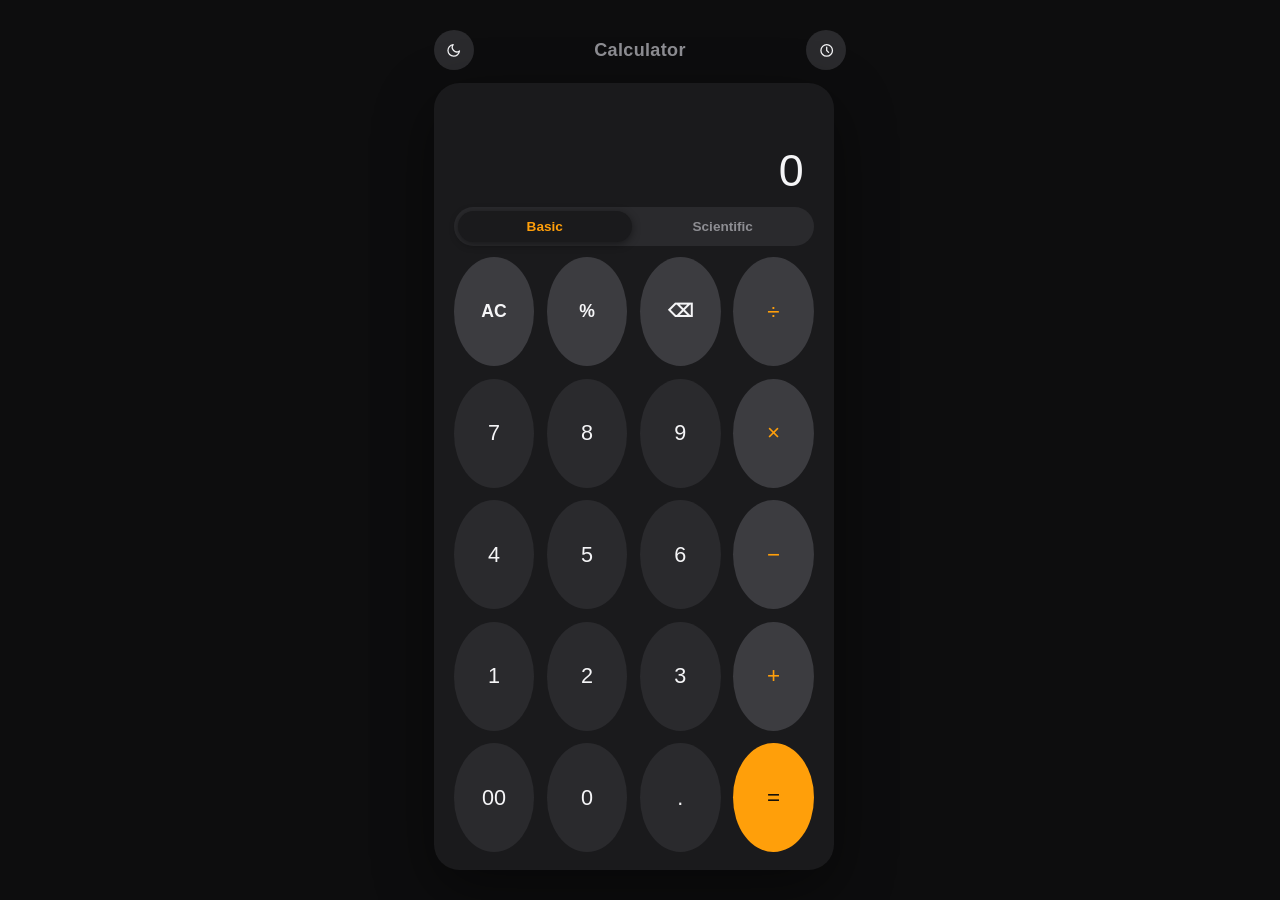
<file: Task1-Calculator/index.html>
<!DOCTYPE html>
<html lang="en">
<head>
<meta charset="UTF-8" />
<meta name="viewport" content="width=device-width, initial-scale=1.0" />
<title>Calculator</title>
<link rel="stylesheet" href="style.css" />
</head>
<body>

  <div class="app">
   <div class="shell">

    <header class="topbar">
      <button id="themeToggle" class="icon-btn" aria-label="Switch to light theme" title="Toggle theme">
        <svg class="icon icon-moon" viewBox="0 0 24 24" fill="none" stroke="currentColor" stroke-width="2" stroke-linecap="round" stroke-linejoin="round"><path d="M21 12.79A9 9 0 1 1 11.21 3 7 7 0 0 0 21 12.79z"/></svg>
        <svg class="icon icon-sun" viewBox="0 0 24 24" fill="none" stroke="currentColor" stroke-width="2" stroke-linecap="round" stroke-linejoin="round"><circle cx="12" cy="12" r="4"/><path d="M12 2v2M12 20v2M4.93 4.93l1.41 1.41M17.66 17.66l1.41 1.41M2 12h2M20 12h2M6.34 17.66l-1.41 1.41M19.07 4.93l-1.41 1.41"/></svg>
      </button>

      <h1 class="title">Calculator</h1>

      <button id="historyToggle" class="icon-btn" aria-label="Open calculation history" title="History">
        <svg class="icon" viewBox="0 0 24 24" fill="none" stroke="currentColor" stroke-width="2" stroke-linecap="round" stroke-linejoin="round"><circle cx="12" cy="12" r="9"/><path d="M12 7v5l3 3"/></svg>
      </button>
    </header>

    <div class="layout">
    <main class="calculator" id="calculator">

      <div class="display" id="display" aria-live="polite">
        <div class="expression" id="expressionDisplay"></div>
        <div class="result" id="resultDisplay">0</div>
      </div>

      <div class="mode-toggle" role="tablist" aria-label="Calculator mode">
        <button class="mode-btn active" data-mode="basic" role="tab" aria-selected="true">Basic</button>
        <button class="mode-btn" data-mode="scientific" role="tab" aria-selected="false">Scientific</button>
      </div>

      <div class="keypad" id="keypad">

        <div class="sci-rows" id="sciRows">
          <div class="row sci-row">
            <button class="btn btn-sci" data-func="sin">sin</button>
            <button class="btn btn-sci" data-func="cos">cos</button>
            <button class="btn btn-sci" data-func="tan">tan</button>
            <button class="btn btn-sci angle-mode" data-angle="rad" aria-label="Use radians">rad</button>
            <button class="btn btn-sci angle-mode active" data-angle="deg" aria-label="Use degrees">deg</button>
          </div>
          <div class="row sci-row">
            <button class="btn btn-sci" data-func="log">log</button>
            <button class="btn btn-sci" data-func="ln">ln</button>
            <button class="btn btn-sci" data-action="open-paren">(</button>
            <button class="btn btn-sci" data-action="close-paren">)</button>
            <button class="btn btn-sci" id="invToggle" aria-label="Toggle inverse functions">inv</button>
          </div>
          <div class="row sci-row">
            <button class="btn btn-sci" data-action="factorial">!</button>
            <button class="btn btn-sci" data-op="^">^</button>
            <button class="btn btn-sci" data-func="sqrt">√</button>
            <button class="btn btn-sci" data-const="pi">π</button>
            <button class="btn btn-sci" data-const="e">e</button>
          </div>
        </div>

        <div class="row">
          <button class="btn btn-utility" data-action="clear">AC</button>
          <button class="btn btn-utility" data-action="percent">%</button>
          <button class="btn btn-utility" data-action="delete" aria-label="Delete last character">⌫</button>
          <button class="btn btn-operator" data-op="÷">÷</button>
        </div>
        <div class="row">
          <button class="btn btn-number" data-num="7">7</button>
          <button class="btn btn-number" data-num="8">8</button>
          <button class="btn btn-number" data-num="9">9</button>
          <button class="btn btn-operator" data-op="×">×</button>
        </div>
        <div class="row">
          <button class="btn btn-number" data-num="4">4</button>
          <button class="btn btn-number" data-num="5">5</button>
          <button class="btn btn-number" data-num="6">6</button>
          <button class="btn btn-operator" data-op="−">−</button>
        </div>
        <div class="row">
          <button class="btn btn-number" data-num="1">1</button>
          <button class="btn btn-number" data-num="2">2</button>
          <button class="btn btn-number" data-num="3">3</button>
          <button class="btn btn-operator" data-op="+">+</button>
        </div>
        <div class="row">
          <button class="btn btn-number" data-num="00">00</button>
          <button class="btn btn-number" data-num="0">0</button>
          <button class="btn btn-number" data-action="dot">.</button>
          <button class="btn btn-equals" data-action="equals">=</button>
        </div>

      </div>
    </main>

    <aside class="history-panel" id="historyPanel" aria-label="Calculation history">
      <div class="history-header">
        <h2>History</h2>
        <button id="closeHistory" class="icon-btn" aria-label="Close history">
          <svg class="icon" viewBox="0 0 24 24" fill="none" stroke="currentColor" stroke-width="2" stroke-linecap="round" stroke-linejoin="round"><path d="M18 6 6 18M6 6l12 12"/></svg>
        </button>
      </div>
      <div class="history-list" id="historyList">
        <p class="history-empty" id="historyEmpty">No calculations yet</p>
      </div>
      <button id="clearHistory" class="clear-history-btn">Clear History</button>
    </aside>
    </div>

   </div>
  </div>

  <div class="overlay" id="overlay"></div>

  <script src="script.js"></script>
</body>
</html>
</file>
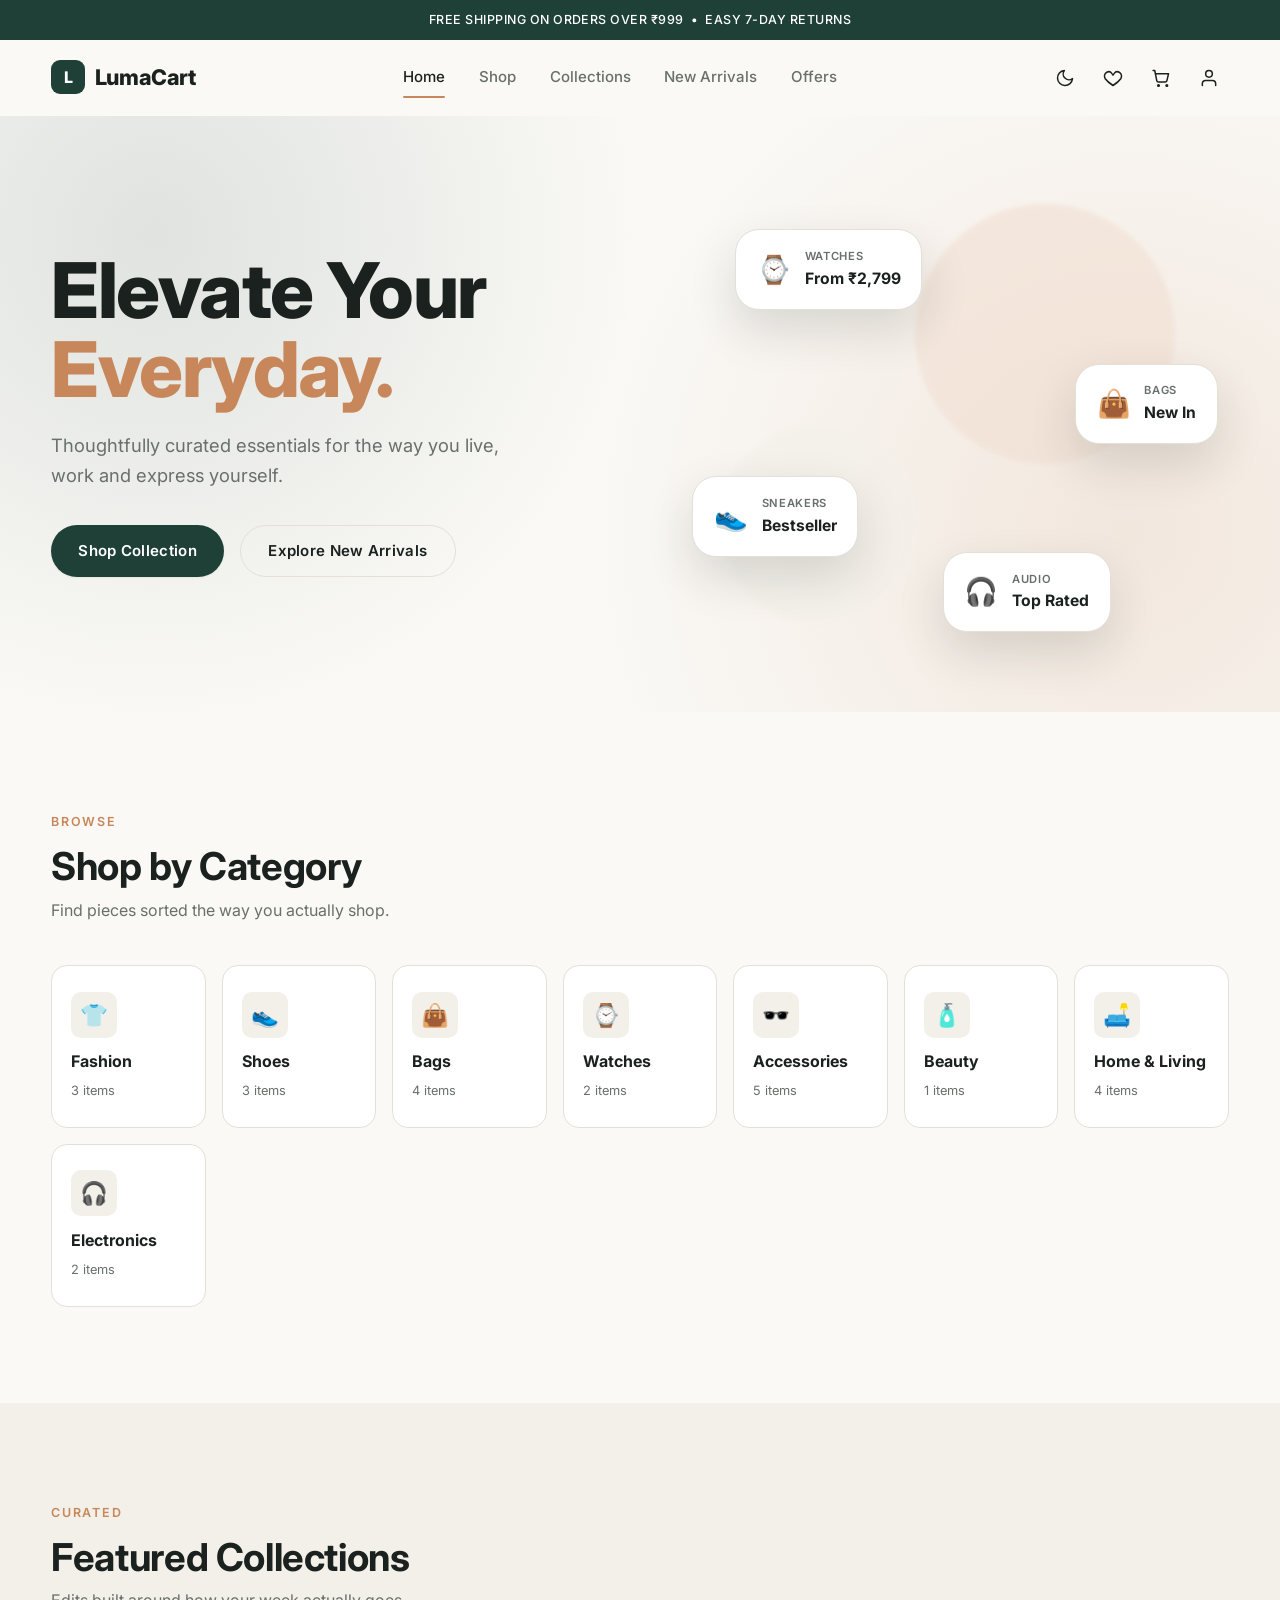
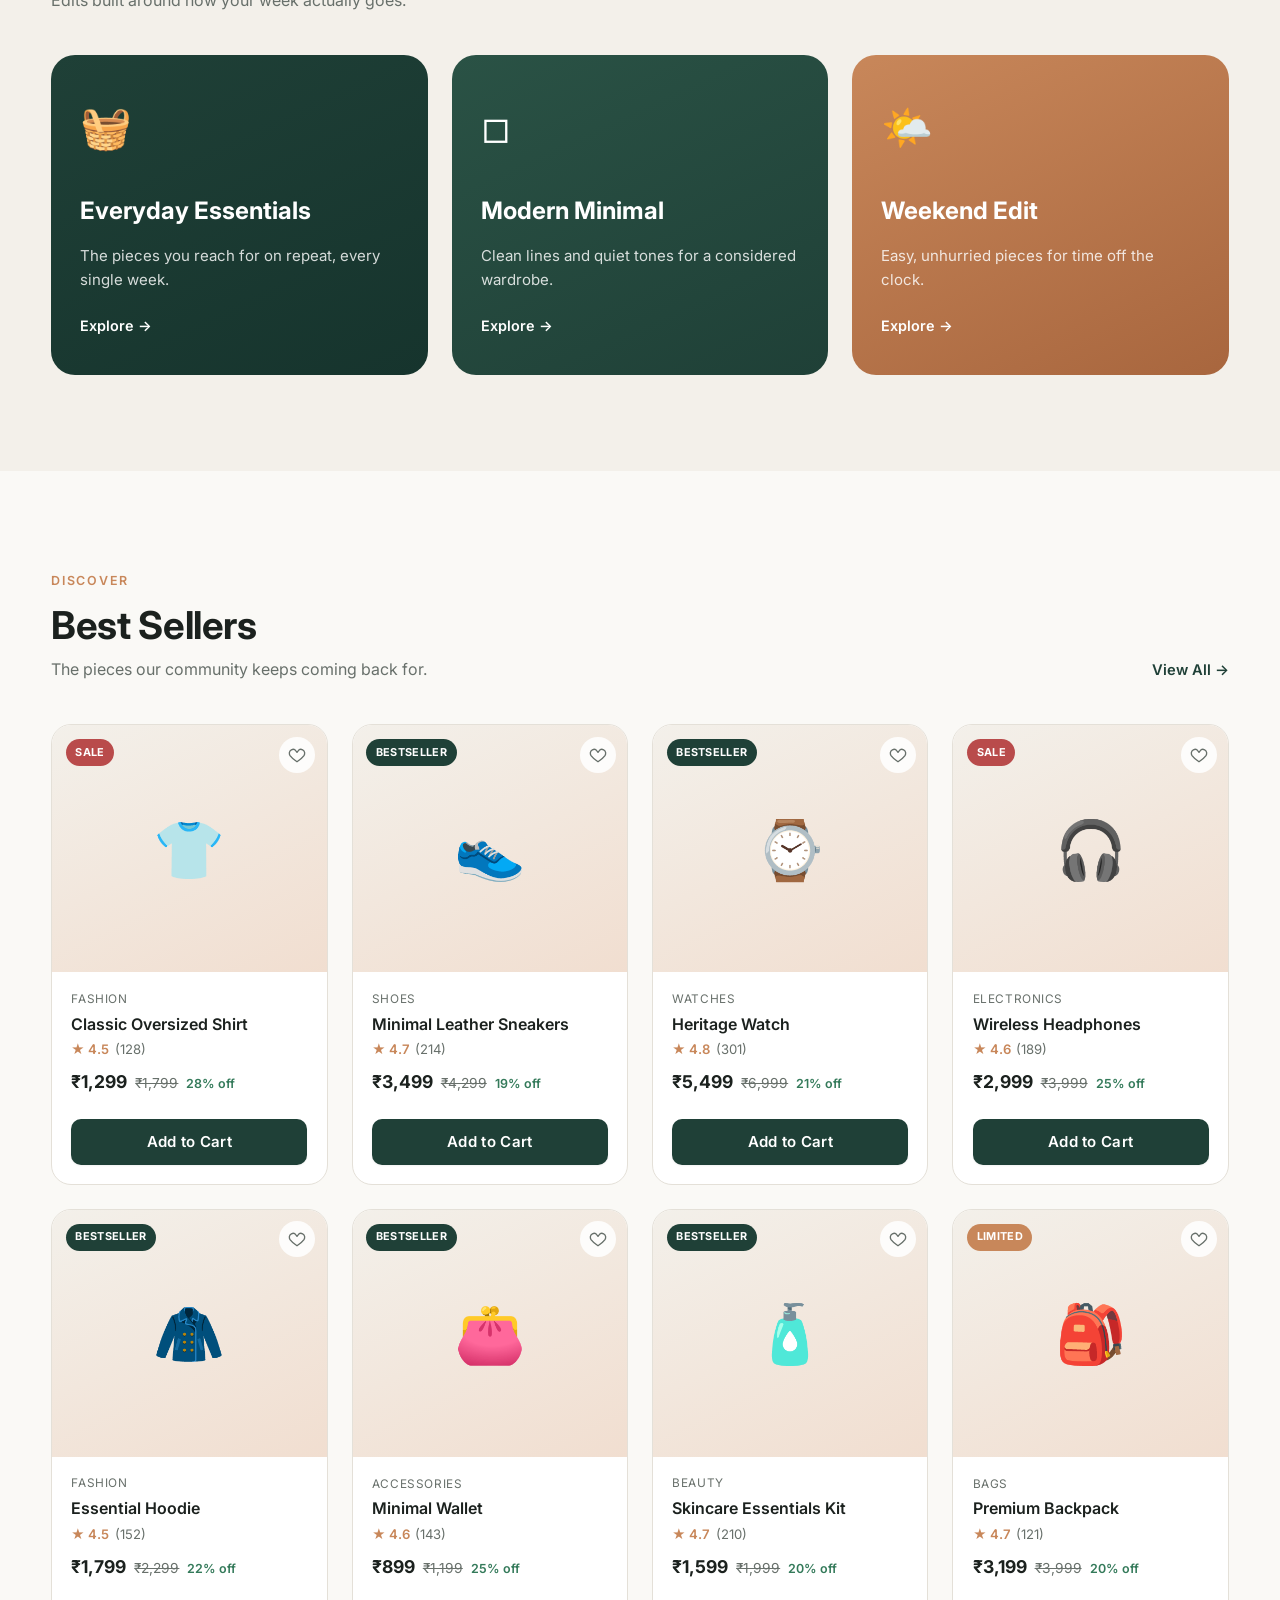
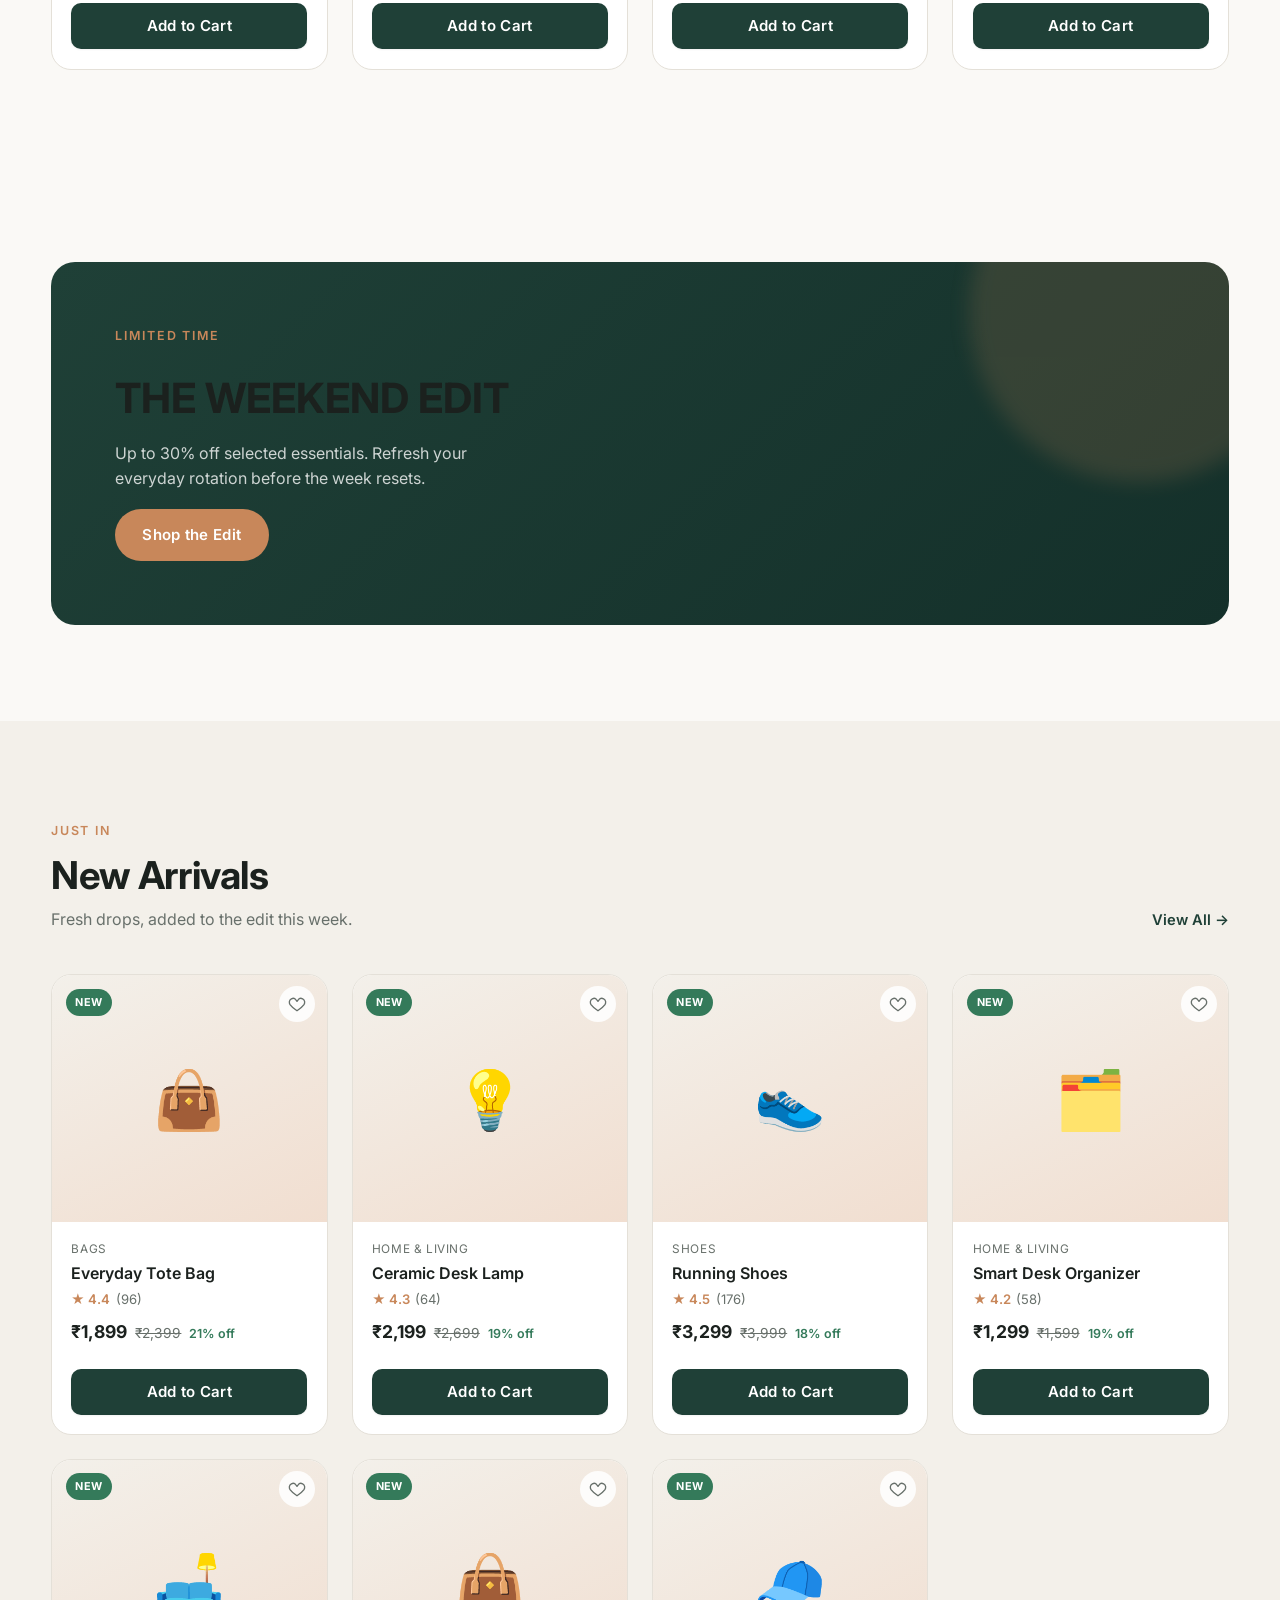
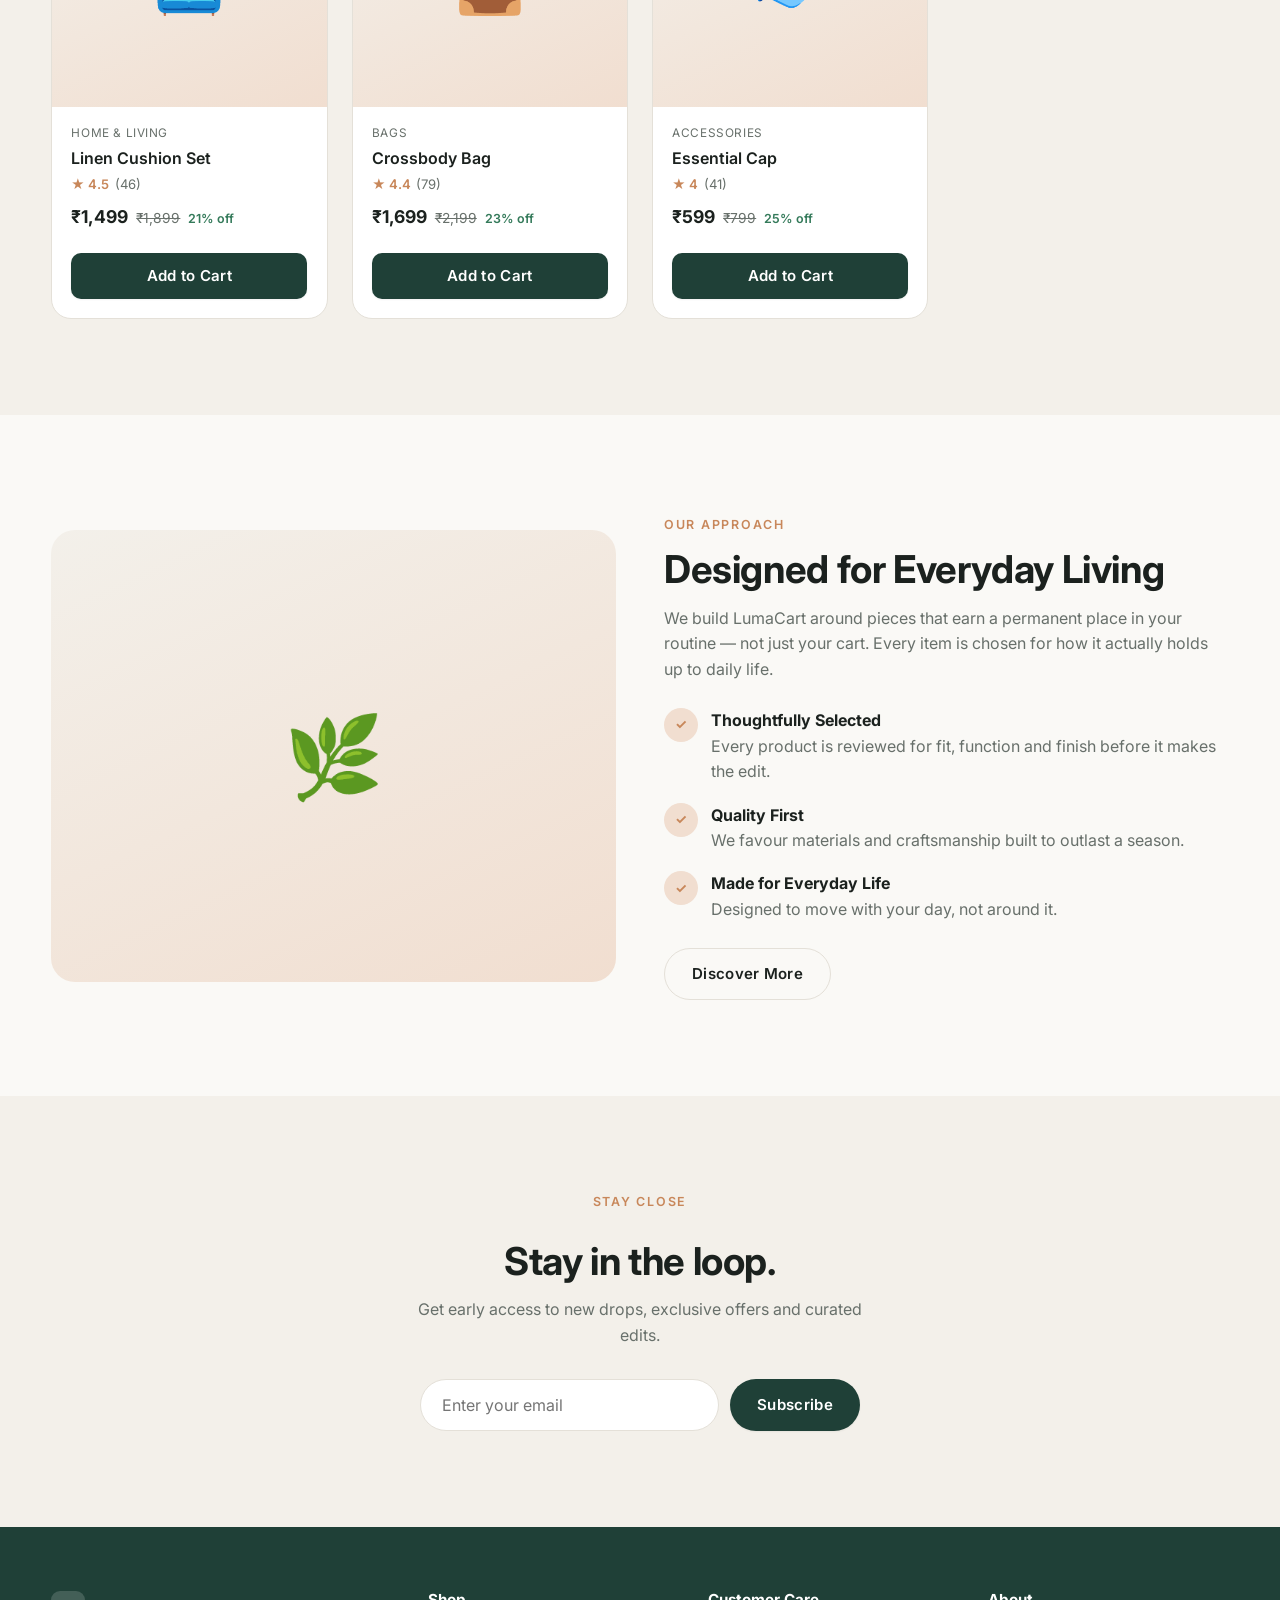
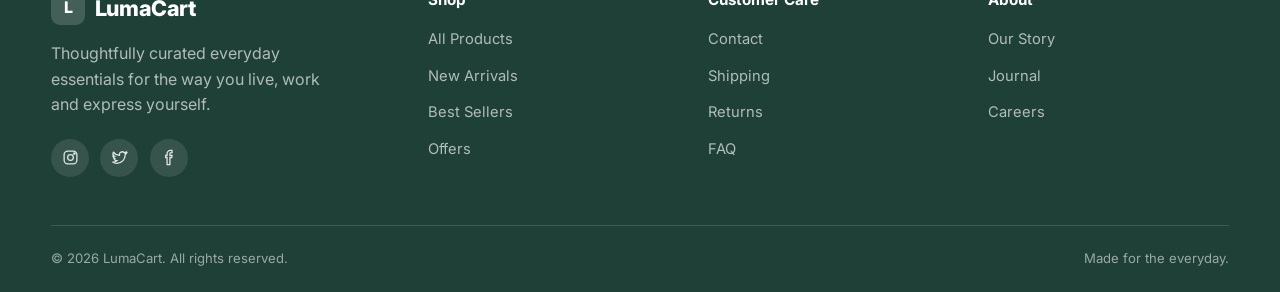
<file: Task2-E-commerceWebsite/index.html>
<!DOCTYPE html>
<html lang="en">
<head>
  <meta charset="UTF-8" />
  <meta name="viewport" content="width=device-width, initial-scale=1.0" />
  <title>LumaCart — Elevate Your Everyday</title>
  <meta name="description" content="LumaCart is a curated lifestyle marketplace for fashion, shoes, bags, watches, beauty and home essentials." />
  <link rel="preconnect" href="https://fonts.googleapis.com">
  <link href="https://fonts.googleapis.com/css2?family=Inter:wght@400;500;600;700;800&display=swap" rel="stylesheet">
  <link rel="stylesheet" href="css/style.css" />
  <link rel="stylesheet" href="css/responsive.css" />
</head>
<body>

  <!-- Announcement bar -->
  <div class="announcement-bar">FREE SHIPPING ON ORDERS OVER ₹999 &nbsp;•&nbsp; EASY 7-DAY RETURNS</div>

  <!-- Navbar -->
  <header class="navbar" data-navbar>
    <div class="navbar__inner">
      <a href="index.html" class="logo">
        <span class="logo__mark">L</span>
        LumaCart
      </a>

      <nav class="nav-links">
        <a href="index.html" class="is-active">Home</a>
        <a href="pages/products.html">Shop</a>
        <a href="pages/products.html">Collections</a>
        <a href="pages/products.html?sort=newest">New Arrivals</a>
        <a href="pages/products.html">Offers</a>
      </nav>

      <div class="navbar__actions">
        <button class="icon-btn" data-theme-toggle aria-label="Toggle theme"></button>
        <a href="pages/wishlist.html" class="icon-btn" aria-label="Wishlist">
          <svg width="20" height="20" viewBox="0 0 24 24" fill="none" stroke="currentColor" stroke-width="1.8" stroke-linecap="round" stroke-linejoin="round"><path d="M12 21s-6.7-4.35-9.3-8.1C1 10.1 1.6 6.6 4.5 5.1c2.3-1.2 4.8-.4 6 1.4l1.5 2 1.5-2c1.2-1.8 3.7-2.6 6-1.4 2.9 1.5 3.5 5 1.8 7.8C18.7 16.65 12 21 12 21Z"/></svg>
          <span class="badge is-hidden" data-wishlist-count>0</span>
        </a>
        <a href="pages/cart.html" class="icon-btn" aria-label="Cart">
          <svg width="20" height="20" viewBox="0 0 24 24" fill="none" stroke="currentColor" stroke-width="1.8" stroke-linecap="round" stroke-linejoin="round"><circle cx="9" cy="21" r="1"/><circle cx="19" cy="21" r="1"/><path d="M2.5 3h2l2.4 12.2a2 2 0 0 0 2 1.6h8.2a2 2 0 0 0 2-1.6L21 7H6"/></svg>
          <span class="badge is-hidden" data-cart-count>0</span>
        </a>
        <div data-account-slot></div>
        <button class="menu-toggle" data-menu-toggle aria-label="Open menu" aria-expanded="false">
          <span></span><span></span><span></span>
        </button>
      </div>
    </div>
  </header>

  <div class="menu-overlay" data-menu-overlay></div>
  <nav class="mobile-menu" data-mobile-menu>
    <a href="index.html">Home</a>
    <a href="pages/products.html">Shop</a>
    <a href="pages/products.html">Collections</a>
    <a href="pages/products.html?sort=newest">New Arrivals</a>
    <a href="pages/products.html">Offers</a>
    <a href="pages/wishlist.html">Wishlist</a>
    <a href="pages/cart.html">Cart</a>
  </nav>

  <main>
    <!-- Hero -->
    <section class="hero">
      <div class="container hero__inner">
        <div class="hero__content">
          <h1 class="hero__title">Elevate Your <span>Everyday.</span></h1>
          <p class="hero__subtitle">Thoughtfully curated essentials for the way you live, work and express yourself.</p>
          <div class="hero__actions">
            <a href="pages/products.html" class="btn btn--primary">Shop Collection</a>
            <a href="pages/products.html?sort=newest" class="btn btn--secondary">Explore New Arrivals</a>
          </div>
        </div>
        <div class="hero__visual">
          <div class="hero__blob hero__blob--1"></div>
          <div class="hero__blob hero__blob--2"></div>
          <div class="floating-card floating-card--watch">
            <span class="floating-card__icon">⌚</span>
            <div>
              <div class="floating-card__label">Watches</div>
              <div class="floating-card__value">From ₹2,799</div>
            </div>
          </div>
          <div class="floating-card floating-card--bag">
            <span class="floating-card__icon">👜</span>
            <div>
              <div class="floating-card__label">Bags</div>
              <div class="floating-card__value">New In</div>
            </div>
          </div>
          <div class="floating-card floating-card--sneaker">
            <span class="floating-card__icon">👟</span>
            <div>
              <div class="floating-card__label">Sneakers</div>
              <div class="floating-card__value">Bestseller</div>
            </div>
          </div>
          <div class="floating-card floating-card--headphones">
            <span class="floating-card__icon">🎧</span>
            <div>
              <div class="floating-card__label">Audio</div>
              <div class="floating-card__value">Top Rated</div>
            </div>
          </div>
        </div>
      </div>
    </section>

    <!-- Categories -->
    <section>
      <div class="container">
        <div class="section-header">
          <div>
            <span class="eyebrow">Browse</span>
            <h2 class="section-heading">Shop by Category</h2>
            <p>Find pieces sorted the way you actually shop.</p>
          </div>
        </div>
        <div class="category-grid" data-categories-grid></div>
      </div>
    </section>

    <!-- Featured Collections -->
    <section class="section--alt">
      <div class="container">
        <div class="section-header">
          <div>
            <span class="eyebrow">Curated</span>
            <h2 class="section-heading">Featured Collections</h2>
            <p>Edits built around how your week actually goes.</p>
          </div>
        </div>
        <div class="collections-grid">
          <a href="pages/products.html" class="collection-card collection-card--1">
            <span class="collection-card__visual">🧺</span>
            <span class="collection-card__title">Everyday Essentials</span>
            <span class="collection-card__desc">The pieces you reach for on repeat, every single week.</span>
            <span class="collection-card__link">Explore →</span>
          </a>
          <a href="pages/products.html" class="collection-card collection-card--2">
            <span class="collection-card__visual">◽</span>
            <span class="collection-card__title">Modern Minimal</span>
            <span class="collection-card__desc">Clean lines and quiet tones for a considered wardrobe.</span>
            <span class="collection-card__link">Explore →</span>
          </a>
          <a href="pages/products.html" class="collection-card collection-card--3">
            <span class="collection-card__visual">🌤️</span>
            <span class="collection-card__title">Weekend Edit</span>
            <span class="collection-card__desc">Easy, unhurried pieces for time off the clock.</span>
            <span class="collection-card__link">Explore →</span>
          </a>
        </div>
      </div>
    </section>

    <!-- Best Sellers -->
    <section>
      <div class="container">
        <div class="section-header">
          <div>
            <span class="eyebrow">Discover</span>
            <h2 class="section-heading">Best Sellers</h2>
            <p>The pieces our community keeps coming back for.</p>
          </div>
          <a href="pages/products.html" class="text-button">View All →</a>
        </div>
        <div class="product-grid" data-bestsellers-grid></div>
      </div>
    </section>

    <!-- Promotional Banner -->
    <section>
      <div class="container">
        <div class="promo-banner">
          <span class="eyebrow promo-banner__eyebrow">Limited Time</span>
          <h2 class="promo-banner__title">THE WEEKEND EDIT</h2>
          <p class="promo-banner__desc">Up to 30% off selected essentials. Refresh your everyday rotation before the week resets.</p>
          <a href="pages/products.html" class="btn btn--accent">Shop the Edit</a>
        </div>
      </div>
    </section>

    <!-- New Arrivals -->
    <section class="section--alt">
      <div class="container">
        <div class="section-header">
          <div>
            <span class="eyebrow">Just In</span>
            <h2 class="section-heading">New Arrivals</h2>
            <p>Fresh drops, added to the edit this week.</p>
          </div>
          <a href="pages/products.html?sort=newest" class="text-button">View All →</a>
        </div>
        <div class="product-grid" data-newarrivals-grid></div>
      </div>
    </section>

    <!-- Editorial -->
    <section>
      <div class="container editorial">
        <div class="editorial-visual">🌿</div>
        <div>
          <span class="eyebrow">Our Approach</span>
          <h2 class="section-heading">Designed for Everyday Living</h2>
          <p style="margin-top:0.9rem;">We build LumaCart around pieces that earn a permanent place in your routine — not just your cart. Every item is chosen for how it actually holds up to daily life.</p>
          <div class="editorial-features">
            <div class="editorial-feature">
              <span class="editorial-feature__icon">✓</span>
              <div><strong>Thoughtfully Selected</strong><p>Every product is reviewed for fit, function and finish before it makes the edit.</p></div>
            </div>
            <div class="editorial-feature">
              <span class="editorial-feature__icon">✓</span>
              <div><strong>Quality First</strong><p>We favour materials and craftsmanship built to outlast a season.</p></div>
            </div>
            <div class="editorial-feature">
              <span class="editorial-feature__icon">✓</span>
              <div><strong>Made for Everyday Life</strong><p>Designed to move with your day, not around it.</p></div>
            </div>
          </div>
          <a href="pages/products.html" class="btn btn--secondary">Discover More</a>
        </div>
      </div>
    </section>

    <!-- Newsletter -->
    <section class="section--alt">
      <div class="container newsletter">
        <span class="eyebrow">Stay Close</span>
        <h2 class="section-heading">Stay in the loop.</h2>
        <p>Get early access to new drops, exclusive offers and curated edits.</p>
        <form class="newsletter-form" data-newsletter-form>
          <input type="email" placeholder="Enter your email" required aria-label="Email address" />
          <button type="submit" class="btn btn--primary">Subscribe</button>
        </form>
      </div>
    </section>
  </main>

  <!-- Footer -->
  <footer class="site-footer">
    <div class="container footer-grid">
      <div class="footer-brand">
        <a href="index.html" class="logo">
          <span class="logo__mark">L</span>
          LumaCart
        </a>
        <p>Thoughtfully curated everyday essentials for the way you live, work and express yourself.</p>
        <div class="footer-social">
          <a href="#" aria-label="Instagram"><svg width="17" height="17" viewBox="0 0 24 24" fill="none" stroke="currentColor" stroke-width="1.8"><rect x="3" y="3" width="18" height="18" rx="5"/><circle cx="12" cy="12" r="4"/><circle cx="17.5" cy="6.5" r="1"/></svg></a>
          <a href="#" aria-label="Twitter"><svg width="17" height="17" viewBox="0 0 24 24" fill="none" stroke="currentColor" stroke-width="1.8"><path d="M22 5.9c-.7.3-1.5.6-2.3.7.8-.5 1.5-1.3 1.8-2.3-.8.5-1.7.8-2.6 1a4.1 4.1 0 0 0-7 3.7A11.6 11.6 0 0 1 3.4 4.6a4 4 0 0 0 1.3 5.4c-.6 0-1.3-.2-1.8-.5v.1c0 2 1.4 3.6 3.3 4a4.2 4.2 0 0 1-1.9.1 4.1 4.1 0 0 0 3.8 2.8A8.3 8.3 0 0 1 2 18.4a11.6 11.6 0 0 0 6.3 1.8c7.5 0 11.7-6.3 11.7-11.7v-.5c.8-.6 1.5-1.3 2-2.1Z"/></svg></a>
          <a href="#" aria-label="Facebook"><svg width="17" height="17" viewBox="0 0 24 24" fill="none" stroke="currentColor" stroke-width="1.8"><path d="M14 9V6.5A1.5 1.5 0 0 1 15.5 5H17V2h-2.5A4.5 4.5 0 0 0 10 6.5V9H8v3h2v10h4V12h2.5l.5-3H14Z"/></svg></a>
        </div>
      </div>
      <div class="footer-col">
        <h4>Shop</h4>
        <ul>
          <li><a href="pages/products.html">All Products</a></li>
          <li><a href="pages/products.html?sort=newest">New Arrivals</a></li>
          <li><a href="pages/products.html">Best Sellers</a></li>
          <li><a href="pages/products.html">Offers</a></li>
        </ul>
      </div>
      <div class="footer-col">
        <h4>Customer Care</h4>
        <ul>
          <li><a href="#">Contact</a></li>
          <li><a href="#">Shipping</a></li>
          <li><a href="#">Returns</a></li>
          <li><a href="#">FAQ</a></li>
        </ul>
      </div>
      <div class="footer-col">
        <h4>About</h4>
        <ul>
          <li><a href="#">Our Story</a></li>
          <li><a href="#">Journal</a></li>
          <li><a href="#">Careers</a></li>
        </ul>
      </div>
    </div>
    <div class="container footer-bottom">
      <span>© <span data-year></span> LumaCart. All rights reserved.</span>
      <span>Made for the everyday.</span>
    </div>
  </footer>

  <script src="js/data.js"></script>
  <script src="js/main.js"></script>
  <script src="js/cart.js"></script>
  <script src="js/wishlist.js"></script>
  <script src="js/products.js"></script>
</body>
</html>
</file>
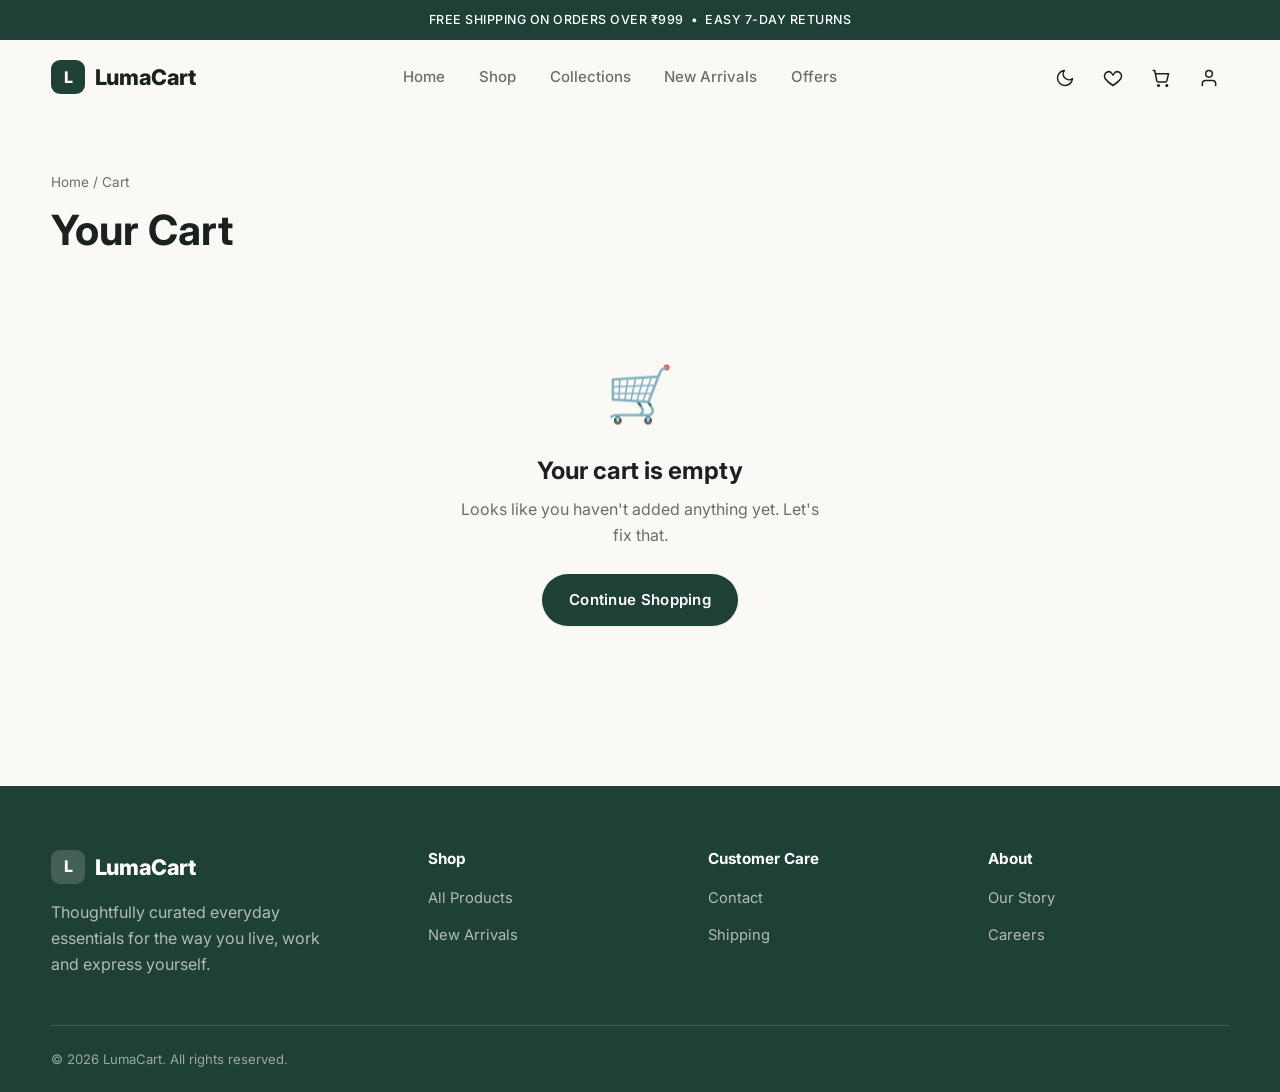
<file: Task2-E-commerceWebsite/pages/cart.html>
<!DOCTYPE html>
<html lang="en">
<head>
  <meta charset="UTF-8" />
  <meta name="viewport" content="width=device-width, initial-scale=1.0" />
  <title>Your Cart — LumaCart</title>
  <link rel="preconnect" href="https://fonts.googleapis.com">
  <link href="https://fonts.googleapis.com/css2?family=Inter:wght@400;500;600;700;800&display=swap" rel="stylesheet">
  <link rel="stylesheet" href="../css/style.css" />
  <link rel="stylesheet" href="../css/responsive.css" />
</head>
<body>

  <div class="announcement-bar">FREE SHIPPING ON ORDERS OVER ₹999 &nbsp;•&nbsp; EASY 7-DAY RETURNS</div>

  <header class="navbar" data-navbar>
    <div class="navbar__inner">
      <a href="../index.html" class="logo">
        <span class="logo__mark">L</span>
        LumaCart
      </a>
      <nav class="nav-links">
        <a href="../index.html">Home</a>
        <a href="products.html">Shop</a>
        <a href="products.html">Collections</a>
        <a href="products.html?sort=newest">New Arrivals</a>
        <a href="products.html">Offers</a>
      </nav>
      <div class="navbar__actions">
        <button class="icon-btn" data-theme-toggle aria-label="Toggle theme"></button>
        <a href="wishlist.html" class="icon-btn" aria-label="Wishlist">
          <svg width="20" height="20" viewBox="0 0 24 24" fill="none" stroke="currentColor" stroke-width="1.8" stroke-linecap="round" stroke-linejoin="round"><path d="M12 21s-6.7-4.35-9.3-8.1C1 10.1 1.6 6.6 4.5 5.1c2.3-1.2 4.8-.4 6 1.4l1.5 2 1.5-2c1.2-1.8 3.7-2.6 6-1.4 2.9 1.5 3.5 5 1.8 7.8C18.7 16.65 12 21 12 21Z"/></svg>
          <span class="badge is-hidden" data-wishlist-count>0</span>
        </a>
        <a href="cart.html" class="icon-btn" aria-label="Cart">
          <svg width="20" height="20" viewBox="0 0 24 24" fill="none" stroke="currentColor" stroke-width="1.8" stroke-linecap="round" stroke-linejoin="round"><circle cx="9" cy="21" r="1"/><circle cx="19" cy="21" r="1"/><path d="M2.5 3h2l2.4 12.2a2 2 0 0 0 2 1.6h8.2a2 2 0 0 0 2-1.6L21 7H6"/></svg>
          <span class="badge is-hidden" data-cart-count>0</span>
        </a>
        <div data-account-slot></div>
        <button class="menu-toggle" data-menu-toggle aria-label="Open menu" aria-expanded="false">
          <span></span><span></span><span></span>
        </button>
      </div>
    </div>
  </header>

  <div class="menu-overlay" data-menu-overlay></div>
  <nav class="mobile-menu" data-mobile-menu>
    <a href="../index.html">Home</a>
    <a href="products.html">Shop</a>
    <a href="products.html">Collections</a>
    <a href="products.html?sort=newest">New Arrivals</a>
    <a href="products.html">Offers</a>
    <a href="wishlist.html">Wishlist</a>
    <a href="cart.html">Cart</a>
  </nav>

  <main>
    <section class="page-hero">
      <div class="container">
        <div class="breadcrumb"><a href="../index.html">Home</a> / Cart</div>
        <h1>Your Cart</h1>
      </div>
    </section>

    <section style="padding-top:0;">
      <div class="container">

        <div class="cart-layout" data-cart-layout>
          <div class="cart-list" data-cart-list></div>

          <aside class="order-summary">
            <h3>Order Summary</h3>
            <div class="summary-row"><span>Subtotal</span><span data-summary-subtotal>₹0</span></div>
            <div class="summary-row summary-row--savings"><span>Savings</span><span data-summary-savings>− ₹0</span></div>
            <div class="summary-row"><span>Shipping</span><span data-summary-shipping>FREE</span></div>
            <hr class="summary-divider" />
            <div class="summary-row summary-row--total"><span>Total</span><span data-summary-total>₹0</span></div>
            <a href="checkout.html" class="btn btn--primary btn--block">Proceed to Checkout</a>
            <a href="products.html" class="btn btn--secondary btn--block">Continue Shopping</a>
          </aside>
        </div>

        <div class="empty-state is-hidden" data-cart-empty>
          <span class="empty-state__icon">🛒</span>
          <h2>Your cart is empty</h2>
          <p>Looks like you haven't added anything yet. Let's fix that.</p>
          <a href="products.html" class="btn btn--primary">Continue Shopping</a>
        </div>

      </div>
    </section>
  </main>

  <footer class="site-footer">
    <div class="container footer-grid">
      <div class="footer-brand">
        <a href="../index.html" class="logo">
          <span class="logo__mark">L</span>
          LumaCart
        </a>
        <p>Thoughtfully curated everyday essentials for the way you live, work and express yourself.</p>
      </div>
      <div class="footer-col">
        <h4>Shop</h4>
        <ul>
          <li><a href="products.html">All Products</a></li>
          <li><a href="products.html?sort=newest">New Arrivals</a></li>
        </ul>
      </div>
      <div class="footer-col">
        <h4>Customer Care</h4>
        <ul>
          <li><a href="#">Contact</a></li>
          <li><a href="#">Shipping</a></li>
        </ul>
      </div>
      <div class="footer-col">
        <h4>About</h4>
        <ul>
          <li><a href="#">Our Story</a></li>
          <li><a href="#">Careers</a></li>
        </ul>
      </div>
    </div>
    <div class="container footer-bottom">
      <span>© <span data-year></span> LumaCart. All rights reserved.</span>
    </div>
  </footer>

  <script src="../js/data.js"></script>
  <script src="../js/main.js"></script>
  <script src="../js/cart.js"></script>
  <script src="../js/wishlist.js"></script>
</body>
</html>
</file>
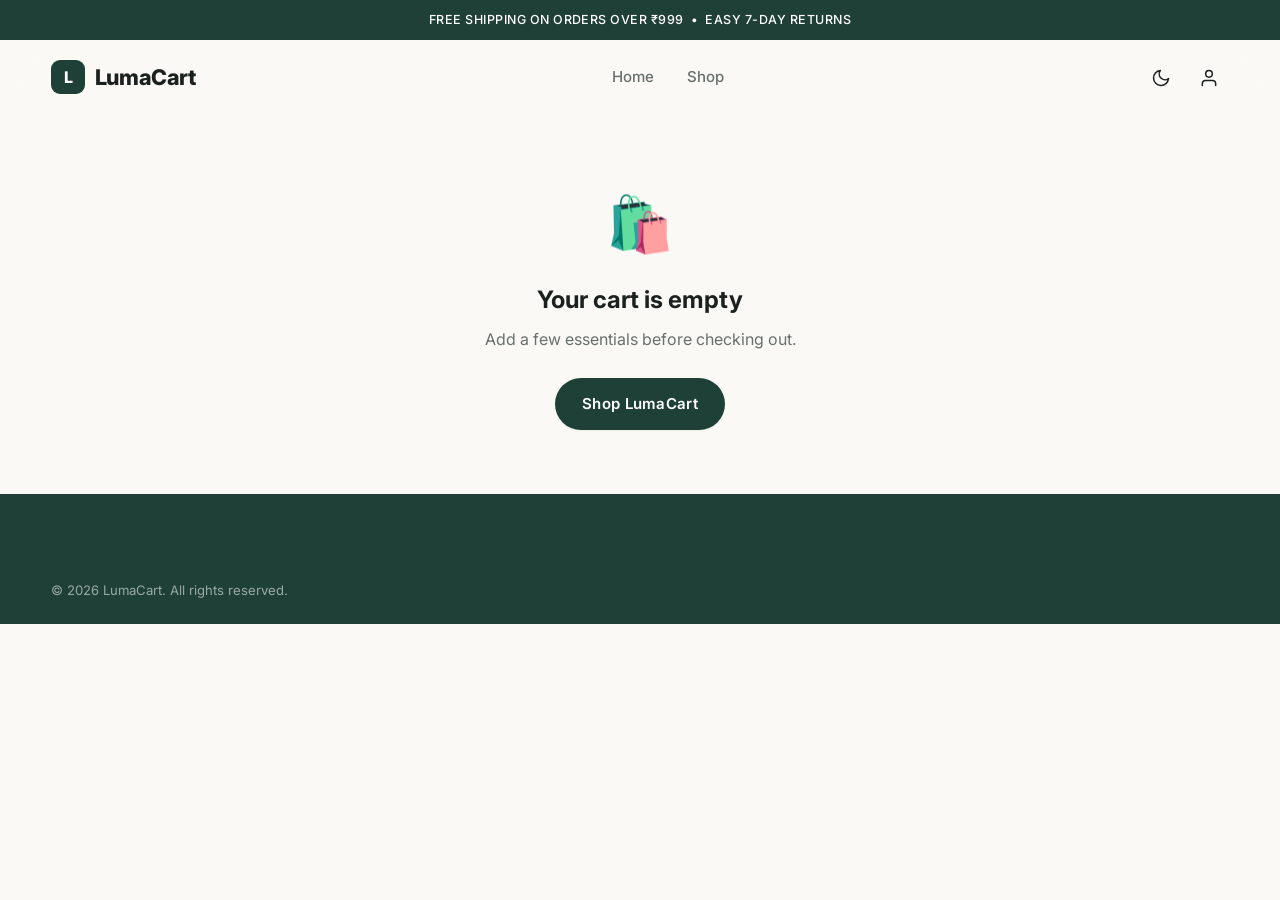
<file: Task2-E-commerceWebsite/pages/checkout.html>
<!DOCTYPE html>
<html lang="en">
<head>
  <meta charset="UTF-8" />
  <meta name="viewport" content="width=device-width, initial-scale=1.0" />
  <title>Checkout — LumaCart</title>
  <link rel="preconnect" href="https://fonts.googleapis.com">
  <link href="https://fonts.googleapis.com/css2?family=Inter:wght@400;500;600;700;800&display=swap" rel="stylesheet">
  <link rel="stylesheet" href="../css/style.css" />
  <link rel="stylesheet" href="../css/responsive.css" />
</head>
<body>

  <div class="announcement-bar">FREE SHIPPING ON ORDERS OVER ₹999 &nbsp;•&nbsp; EASY 7-DAY RETURNS</div>

  <header class="navbar" data-navbar>
    <div class="navbar__inner">
      <a href="../index.html" class="logo">
        <span class="logo__mark">L</span>
        LumaCart
      </a>
      <nav class="nav-links">
        <a href="../index.html">Home</a>
        <a href="products.html">Shop</a>
      </nav>
      <div class="navbar__actions">
        <button class="icon-btn" data-theme-toggle aria-label="Toggle theme"></button>
        <div data-account-slot></div>
        <button class="menu-toggle" data-menu-toggle aria-label="Open menu" aria-expanded="false">
          <span></span><span></span><span></span>
        </button>
      </div>
    </div>
  </header>

  <div class="menu-overlay" data-menu-overlay></div>
  <nav class="mobile-menu" data-mobile-menu>
    <a href="../index.html">Home</a>
    <a href="products.html">Shop</a>
    <a href="cart.html">Cart</a>
  </nav>

  <main data-checkout-page>
    <section class="page-hero">
      <div class="container">
        <div class="breadcrumb"><a href="../index.html">Home</a> / <a href="cart.html">Cart</a> / Checkout</div>
        <h1>Checkout</h1>
      </div>
    </section>

    <section style="padding-top:0;">
      <div class="container">

        <div data-checkout-main>
          <div class="checkout-layout">
            <form class="checkout-form-card" data-checkout-form novalidate>
              <div>
                <h3>Customer Information</h3>
                <div class="form-grid" style="margin-top:1rem;">
                  <div class="form-field form-field--full">
                    <label for="co-name">Full Name</label>
                    <input type="text" id="co-name" name="fullName" required />
                    <span class="form-error"></span>
                  </div>
                  <div class="form-field">
                    <label for="co-email">Email</label>
                    <input type="email" id="co-email" name="email" required />
                    <span class="form-error"></span>
                  </div>
                  <div class="form-field">
                    <label for="co-phone">Phone</label>
                    <input type="tel" id="co-phone" name="phone" required />
                    <span class="form-error"></span>
                  </div>
                </div>
              </div>

              <div>
                <h3>Shipping Address</h3>
                <div class="form-grid" style="margin-top:1rem;">
                  <div class="form-field form-field--full">
                    <label for="co-address">Address</label>
                    <input type="text" id="co-address" name="address" required />
                    <span class="form-error"></span>
                  </div>
                  <div class="form-field">
                    <label for="co-city">City</label>
                    <input type="text" id="co-city" name="city" required />
                    <span class="form-error"></span>
                  </div>
                  <div class="form-field">
                    <label for="co-state">State</label>
                    <input type="text" id="co-state" name="state" required />
                    <span class="form-error"></span>
                  </div>
                  <div class="form-field">
                    <label for="co-postal">Postal Code</label>
                    <input type="text" id="co-postal" name="postalCode" required />
                    <span class="form-error"></span>
                  </div>
                </div>
              </div>

              <div>
                <h3>Payment</h3>
                <div class="payment-options" style="margin-top:1rem;">
                  <label class="payment-option">
                    <input type="radio" name="payment" value="cod" checked />
                    Cash on Delivery
                  </label>
                  <label class="payment-option">
                    <input type="radio" name="payment" value="upi" />
                    UPI
                  </label>
                  <label class="payment-option">
                    <input type="radio" name="payment" value="card" />
                    Card
                  </label>
                </div>
              </div>

              <button type="submit" class="btn btn--primary btn--block">Place Order</button>
            </form>

            <aside class="order-summary">
              <h3>Order Summary</h3>
              <div data-checkout-items></div>
              <div class="summary-row"><span>Subtotal</span><span data-checkout-subtotal>₹0</span></div>
              <div class="summary-row"><span>Shipping</span><span data-checkout-shipping>FREE</span></div>
              <hr class="summary-divider" />
              <div class="summary-row summary-row--total"><span>Total</span><span data-checkout-total>₹0</span></div>
            </aside>
          </div>
        </div>

        <div class="order-confirmation is-hidden" data-order-confirmation>
          <div class="order-confirmation__icon">✓</div>
          <h2>Order Placed Successfully!</h2>
          <p class="order-confirmation__number" data-order-number>Order #LC000000</p>
          <p>Thank you for shopping with LumaCart. A confirmation has been noted for this order.</p>
          <a href="../index.html" class="btn btn--primary">Back to Home</a>
        </div>

      </div>
    </section>
  </main>

  <footer class="site-footer">
    <div class="container footer-bottom" style="border-top:none;padding-top:1.4rem;">
      <span>© <span data-year></span> LumaCart. All rights reserved.</span>
    </div>
  </footer>

  <script src="../js/data.js"></script>
  <script src="../js/main.js"></script>
  <script src="../js/cart.js"></script>
  <script src="../js/wishlist.js"></script>
  <script src="../js/auth.js"></script>
  <script src="../js/checkout.js"></script>
</body>
</html>
</file>
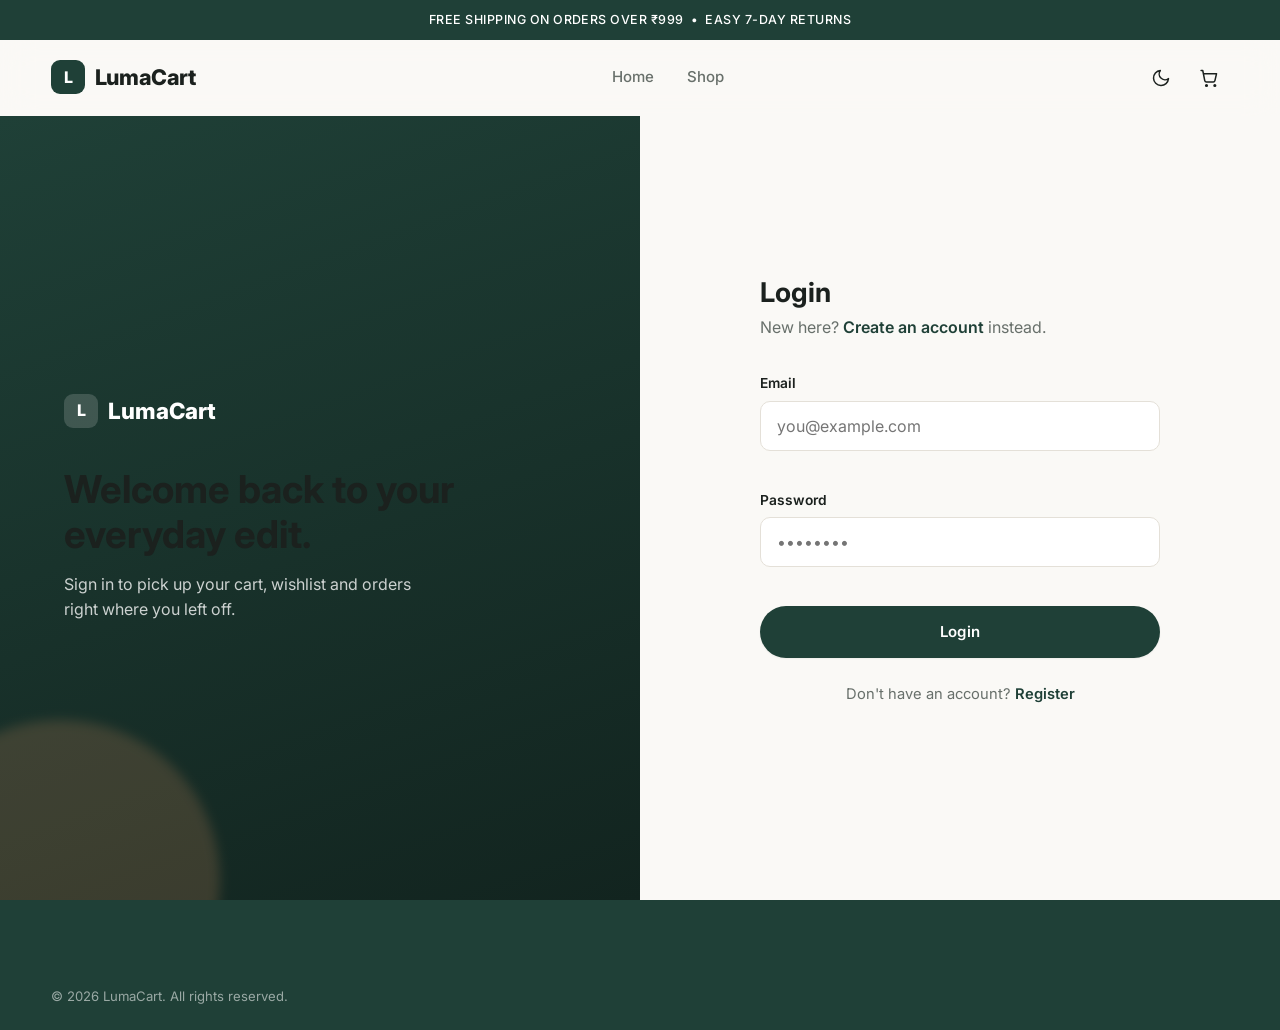
<file: Task2-E-commerceWebsite/pages/login.html>
<!DOCTYPE html>
<html lang="en">
<head>
  <meta charset="UTF-8" />
  <meta name="viewport" content="width=device-width, initial-scale=1.0" />
  <title>Login — LumaCart</title>
  <link rel="preconnect" href="https://fonts.googleapis.com">
  <link href="https://fonts.googleapis.com/css2?family=Inter:wght@400;500;600;700;800&display=swap" rel="stylesheet">
  <link rel="stylesheet" href="../css/style.css" />
  <link rel="stylesheet" href="../css/responsive.css" />
</head>
<body>

  <div class="announcement-bar">FREE SHIPPING ON ORDERS OVER ₹999 &nbsp;•&nbsp; EASY 7-DAY RETURNS</div>

  <header class="navbar" data-navbar>
    <div class="navbar__inner">
      <a href="../index.html" class="logo">
        <span class="logo__mark">L</span>
        LumaCart
      </a>
      <nav class="nav-links">
        <a href="../index.html">Home</a>
        <a href="products.html">Shop</a>
      </nav>
      <div class="navbar__actions">
        <button class="icon-btn" data-theme-toggle aria-label="Toggle theme"></button>
        <a href="cart.html" class="icon-btn" aria-label="Cart">
          <svg width="20" height="20" viewBox="0 0 24 24" fill="none" stroke="currentColor" stroke-width="1.8" stroke-linecap="round" stroke-linejoin="round"><circle cx="9" cy="21" r="1"/><circle cx="19" cy="21" r="1"/><path d="M2.5 3h2l2.4 12.2a2 2 0 0 0 2 1.6h8.2a2 2 0 0 0 2-1.6L21 7H6"/></svg>
          <span class="badge is-hidden" data-cart-count>0</span>
        </a>
        <button class="menu-toggle" data-menu-toggle aria-label="Open menu" aria-expanded="false">
          <span></span><span></span><span></span>
        </button>
      </div>
    </div>
  </header>

  <div class="menu-overlay" data-menu-overlay></div>
  <nav class="mobile-menu" data-mobile-menu>
    <a href="../index.html">Home</a>
    <a href="products.html">Shop</a>
    <a href="cart.html">Cart</a>
  </nav>

  <main>
    <div class="auth-layout">
      <div class="auth-visual">
        <div class="auth-visual__logo">
          <span class="logo__mark" style="background:rgba(255,255,255,0.16);">L</span>
          LumaCart
        </div>
        <h2 class="auth-visual__title">Welcome back to your everyday edit.</h2>
        <p class="auth-visual__desc">Sign in to pick up your cart, wishlist and orders right where you left off.</p>
      </div>

      <div class="auth-form-side">
        <div class="auth-card">
          <h2>Login</h2>
          <p>New here? <a href="register.html" style="color:var(--primary);font-weight:600;">Create an account</a> instead.</p>

          <form class="auth-form" data-login-form novalidate>
            <div class="form-field">
              <label for="login-email">Email</label>
              <input type="email" id="login-email" name="email" placeholder="you@example.com" />
              <span class="form-error"></span>
            </div>
            <div class="form-field">
              <label for="login-password">Password</label>
              <input type="password" id="login-password" name="password" placeholder="••••••••" />
              <span class="form-error"></span>
            </div>
            <button type="submit" class="btn btn--primary btn--block">Login</button>
          </form>

          <p class="auth-switch">Don't have an account? <a href="register.html">Register</a></p>
        </div>
      </div>
    </div>
  </main>

  <footer class="site-footer">
    <div class="container footer-bottom" style="border-top:none;padding-top:1.4rem;">
      <span>© <span data-year></span> LumaCart. All rights reserved.</span>
    </div>
  </footer>

  <script src="../js/data.js"></script>
  <script src="../js/main.js"></script>
  <script src="../js/cart.js"></script>
  <script src="../js/wishlist.js"></script>
  <script src="../js/auth.js"></script>
</body>
</html>
</file>
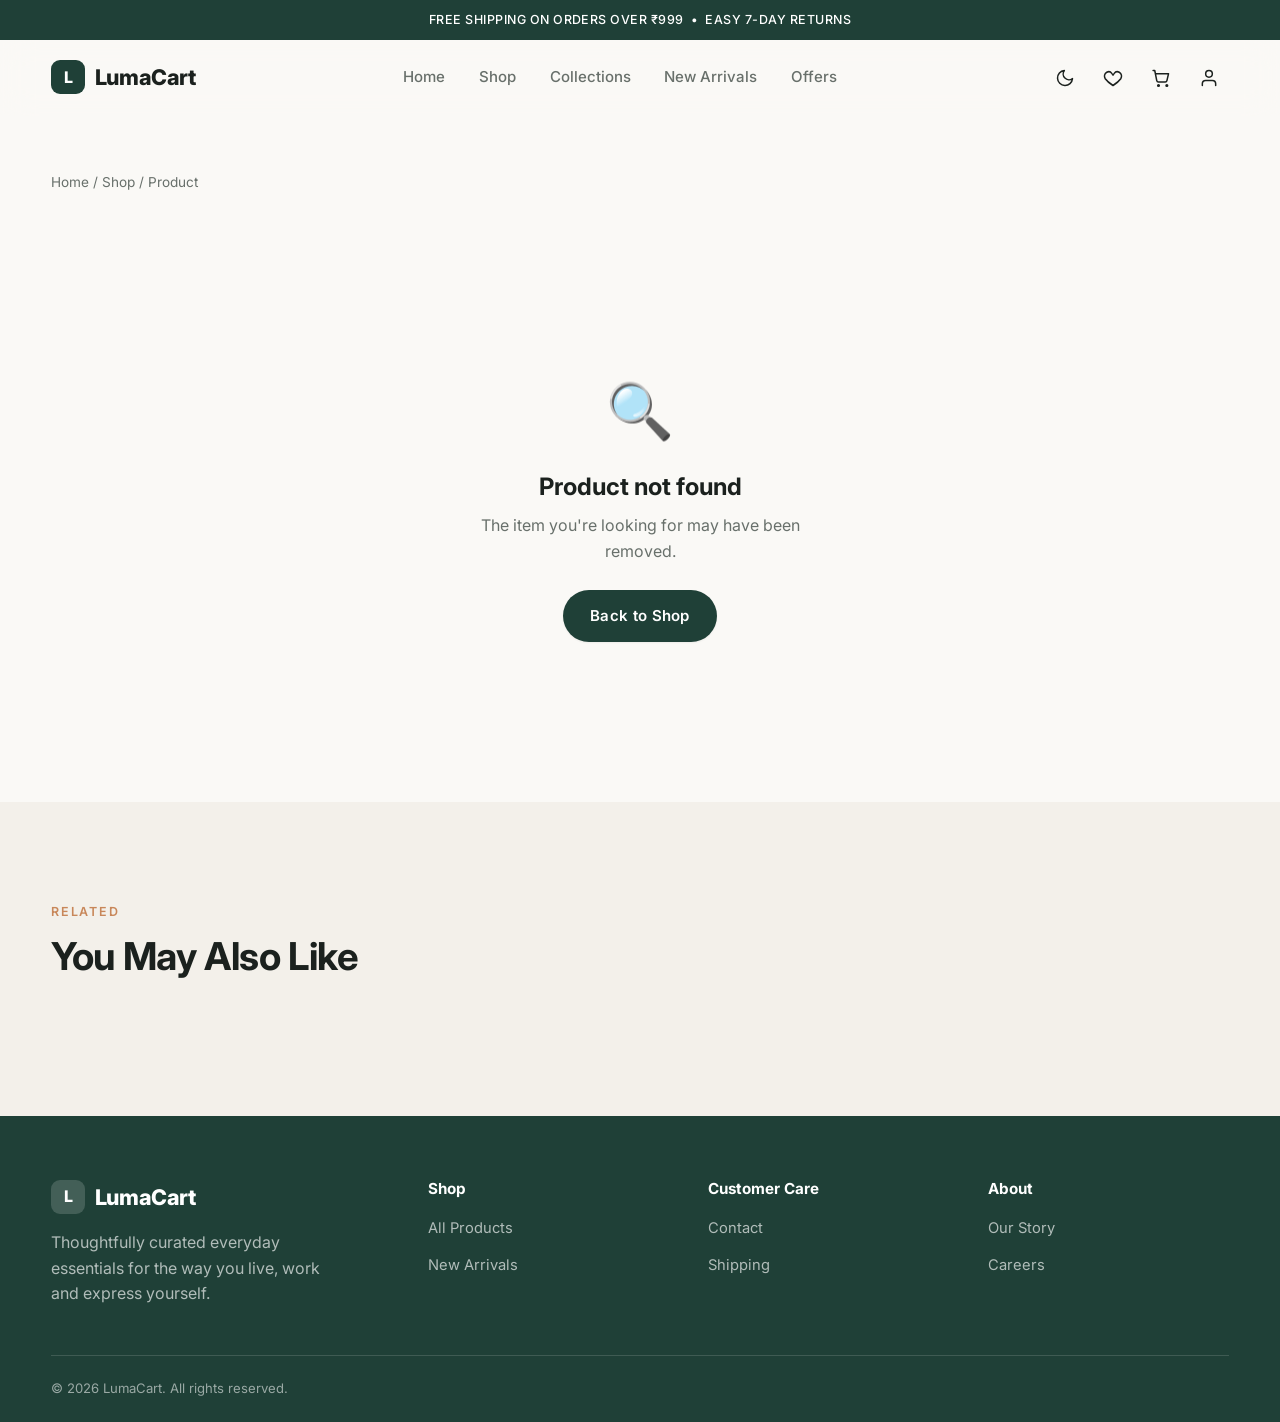
<file: Task2-E-commerceWebsite/pages/product-details.html>
<!DOCTYPE html>
<html lang="en">
<head>
  <meta charset="UTF-8" />
  <meta name="viewport" content="width=device-width, initial-scale=1.0" />
  <title>Product Details — LumaCart</title>
  <link rel="preconnect" href="https://fonts.googleapis.com">
  <link href="https://fonts.googleapis.com/css2?family=Inter:wght@400;500;600;700;800&display=swap" rel="stylesheet">
  <link rel="stylesheet" href="../css/style.css" />
  <link rel="stylesheet" href="../css/responsive.css" />
</head>
<body>

  <div class="announcement-bar">FREE SHIPPING ON ORDERS OVER ₹999 &nbsp;•&nbsp; EASY 7-DAY RETURNS</div>

  <header class="navbar" data-navbar>
    <div class="navbar__inner">
      <a href="../index.html" class="logo">
        <span class="logo__mark">L</span>
        LumaCart
      </a>
      <nav class="nav-links">
        <a href="../index.html">Home</a>
        <a href="products.html">Shop</a>
        <a href="products.html">Collections</a>
        <a href="products.html?sort=newest">New Arrivals</a>
        <a href="products.html">Offers</a>
      </nav>
      <div class="navbar__actions">
        <button class="icon-btn" data-theme-toggle aria-label="Toggle theme"></button>
        <a href="wishlist.html" class="icon-btn" aria-label="Wishlist">
          <svg width="20" height="20" viewBox="0 0 24 24" fill="none" stroke="currentColor" stroke-width="1.8" stroke-linecap="round" stroke-linejoin="round"><path d="M12 21s-6.7-4.35-9.3-8.1C1 10.1 1.6 6.6 4.5 5.1c2.3-1.2 4.8-.4 6 1.4l1.5 2 1.5-2c1.2-1.8 3.7-2.6 6-1.4 2.9 1.5 3.5 5 1.8 7.8C18.7 16.65 12 21 12 21Z"/></svg>
          <span class="badge is-hidden" data-wishlist-count>0</span>
        </a>
        <a href="cart.html" class="icon-btn" aria-label="Cart">
          <svg width="20" height="20" viewBox="0 0 24 24" fill="none" stroke="currentColor" stroke-width="1.8" stroke-linecap="round" stroke-linejoin="round"><circle cx="9" cy="21" r="1"/><circle cx="19" cy="21" r="1"/><path d="M2.5 3h2l2.4 12.2a2 2 0 0 0 2 1.6h8.2a2 2 0 0 0 2-1.6L21 7H6"/></svg>
          <span class="badge is-hidden" data-cart-count>0</span>
        </a>
        <div data-account-slot></div>
        <button class="menu-toggle" data-menu-toggle aria-label="Open menu" aria-expanded="false">
          <span></span><span></span><span></span>
        </button>
      </div>
    </div>
  </header>

  <div class="menu-overlay" data-menu-overlay></div>
  <nav class="mobile-menu" data-mobile-menu>
    <a href="../index.html">Home</a>
    <a href="products.html">Shop</a>
    <a href="products.html">Collections</a>
    <a href="products.html?sort=newest">New Arrivals</a>
    <a href="products.html">Offers</a>
    <a href="wishlist.html">Wishlist</a>
    <a href="cart.html">Cart</a>
  </nav>

  <main>
    <section class="page-hero" style="padding-bottom:0;">
      <div class="container">
        <div class="breadcrumb"><a href="../index.html">Home</a> / <a href="products.html">Shop</a> / Product</div>
      </div>
    </section>

    <section data-product-details>
      <div class="container details-layout">
        <div class="details-visual">
          <span data-detail-emoji>🛍️</span>
        </div>

        <div class="details-info">
          <span class="details-info__category" data-detail-category>Category</span>
          <span class="details-badge is-hidden" data-detail-badge>Badge</span>
          <h1 class="details-info__name" data-detail-name>Product name</h1>

          <div class="details-info__rating">
            <span class="stars" data-detail-rating>★ 0</span>
            <span class="review-count" data-detail-reviews>(0 reviews)</span>
          </div>

          <p class="details-info__description" data-detail-description>Description</p>

          <div class="details-price-row">
            <span class="details-price" data-detail-price>₹0</span>
            <span class="details-original-price" data-detail-original-price>₹0</span>
            <span class="details-discount" data-detail-discount></span>
          </div>

          <span class="availability">In Stock</span>

          <div class="qty-selector">
            <button class="qty-btn" data-detail-qty-decrease aria-label="Decrease quantity">−</button>
            <span class="qty-value" data-qty-value>1</span>
            <button class="qty-btn" data-detail-qty-increase aria-label="Increase quantity">+</button>
          </div>

          <div class="details-actions">
            <button class="btn btn--primary" data-detail-add-to-cart>Add to Cart</button>
            <button class="btn btn--accent" data-detail-buy-now>Buy Now</button>
            <button class="btn btn--secondary icon-btn" data-detail-wishlist aria-label="Add to wishlist" style="width:52px;height:52px;padding:0;flex:none;">
              <svg width="20" height="20" viewBox="0 0 24 24" fill="none" stroke="currentColor" stroke-width="1.8" stroke-linecap="round" stroke-linejoin="round"><path d="M12 21s-6.7-4.35-9.3-8.1C1 10.1 1.6 6.6 4.5 5.1c2.3-1.2 4.8-.4 6 1.4l1.5 2 1.5-2c1.2-1.8 3.7-2.6 6-1.4 2.9 1.5 3.5 5 1.8 7.8C18.7 16.65 12 21 12 21Z"/></svg>
            </button>
          </div>

          <div class="details-tabs">
            <div class="details-tab">
              <h4>Product Details</h4>
              <p>Crafted with quality materials and finished to hold up to everyday use. Designed as part of the LumaCart curated edit.</p>
            </div>
            <div class="details-tab">
              <h4>Shipping &amp; Returns</h4>
              <p>Free shipping on orders over ₹999. Easy 7-day returns on all unused items in original packaging.</p>
            </div>
          </div>
        </div>
      </div>
    </section>

    <section class="section--alt">
      <div class="container">
        <div class="section-header">
          <div>
            <span class="eyebrow">Related</span>
            <h2 class="section-heading">You May Also Like</h2>
          </div>
        </div>
        <div class="product-grid" data-related-grid></div>
      </div>
    </section>
  </main>

  <footer class="site-footer">
    <div class="container footer-grid">
      <div class="footer-brand">
        <a href="../index.html" class="logo">
          <span class="logo__mark">L</span>
          LumaCart
        </a>
        <p>Thoughtfully curated everyday essentials for the way you live, work and express yourself.</p>
      </div>
      <div class="footer-col">
        <h4>Shop</h4>
        <ul>
          <li><a href="products.html">All Products</a></li>
          <li><a href="products.html?sort=newest">New Arrivals</a></li>
        </ul>
      </div>
      <div class="footer-col">
        <h4>Customer Care</h4>
        <ul>
          <li><a href="#">Contact</a></li>
          <li><a href="#">Shipping</a></li>
        </ul>
      </div>
      <div class="footer-col">
        <h4>About</h4>
        <ul>
          <li><a href="#">Our Story</a></li>
          <li><a href="#">Careers</a></li>
        </ul>
      </div>
    </div>
    <div class="container footer-bottom">
      <span>© <span data-year></span> LumaCart. All rights reserved.</span>
    </div>
  </footer>

  <script src="../js/data.js"></script>
  <script src="../js/main.js"></script>
  <script src="../js/cart.js"></script>
  <script src="../js/wishlist.js"></script>
  <script src="../js/product-details.js"></script>
</body>
</html>
</file>
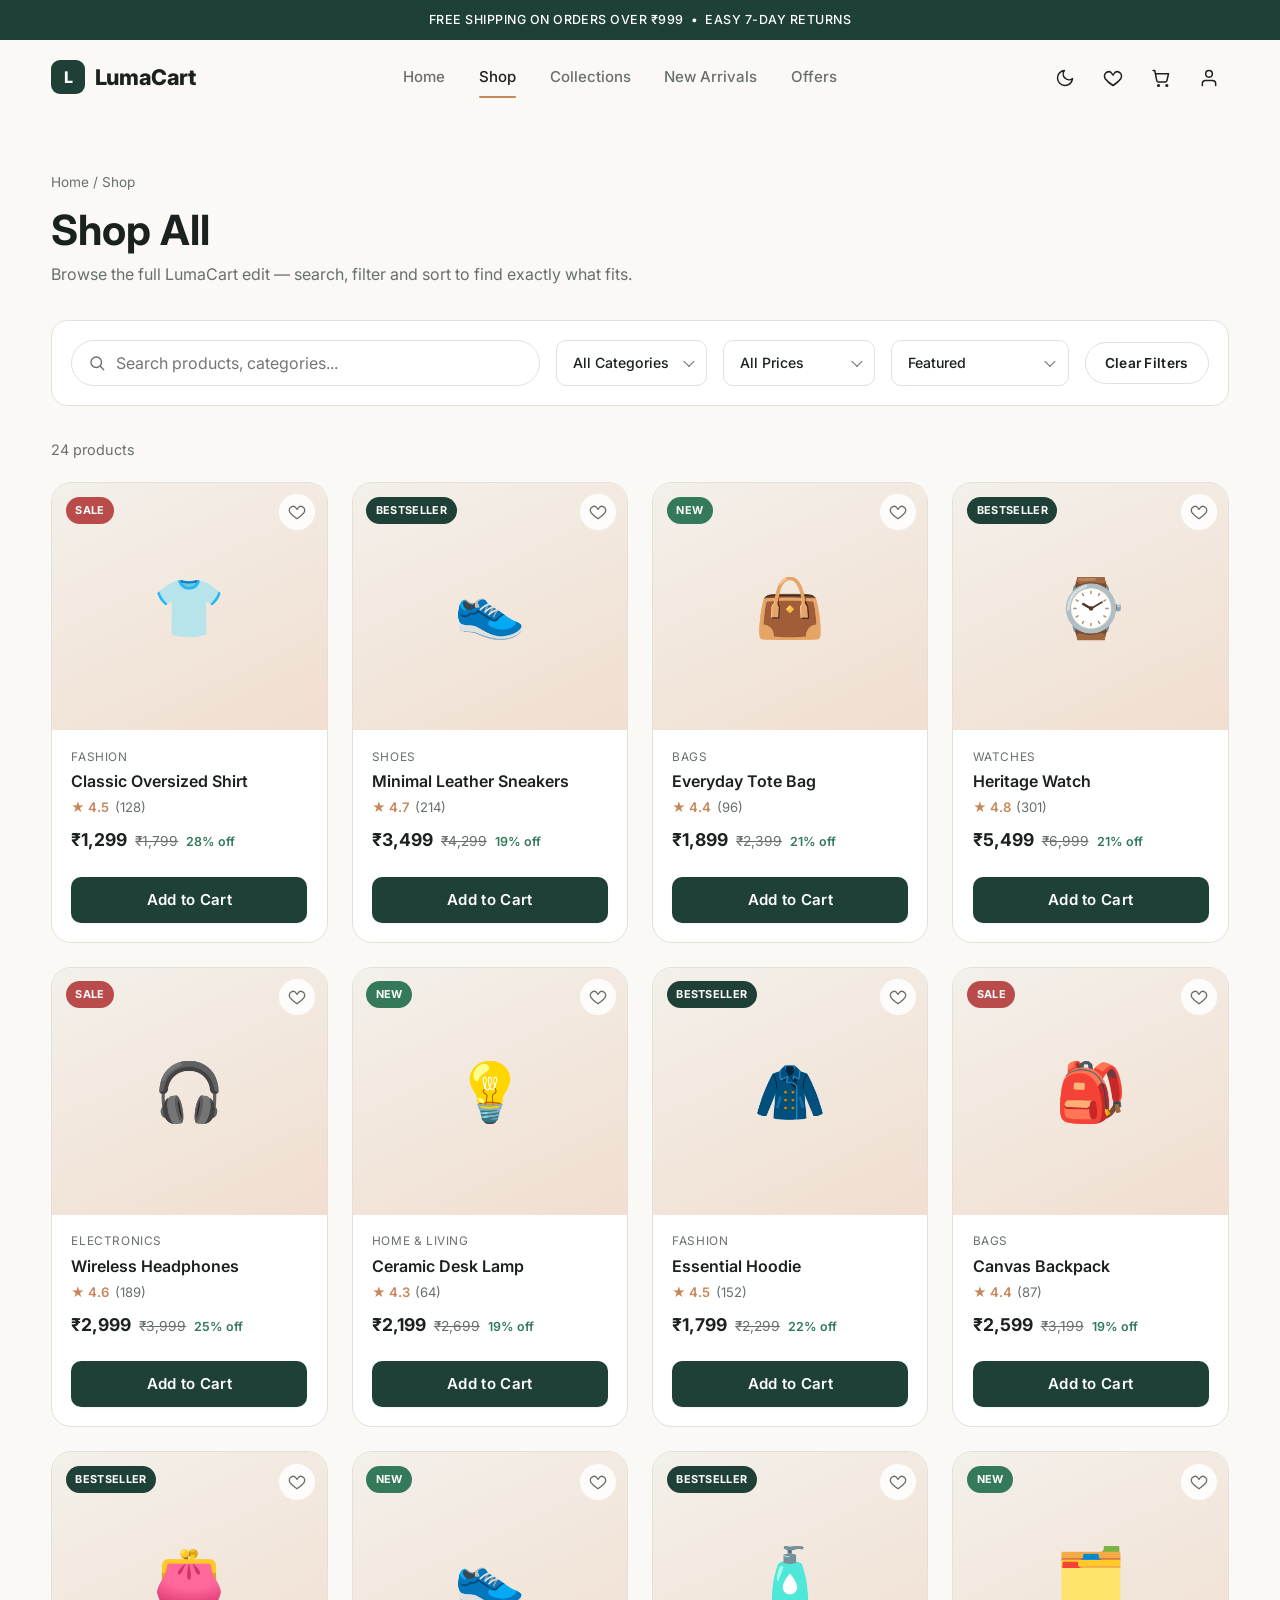
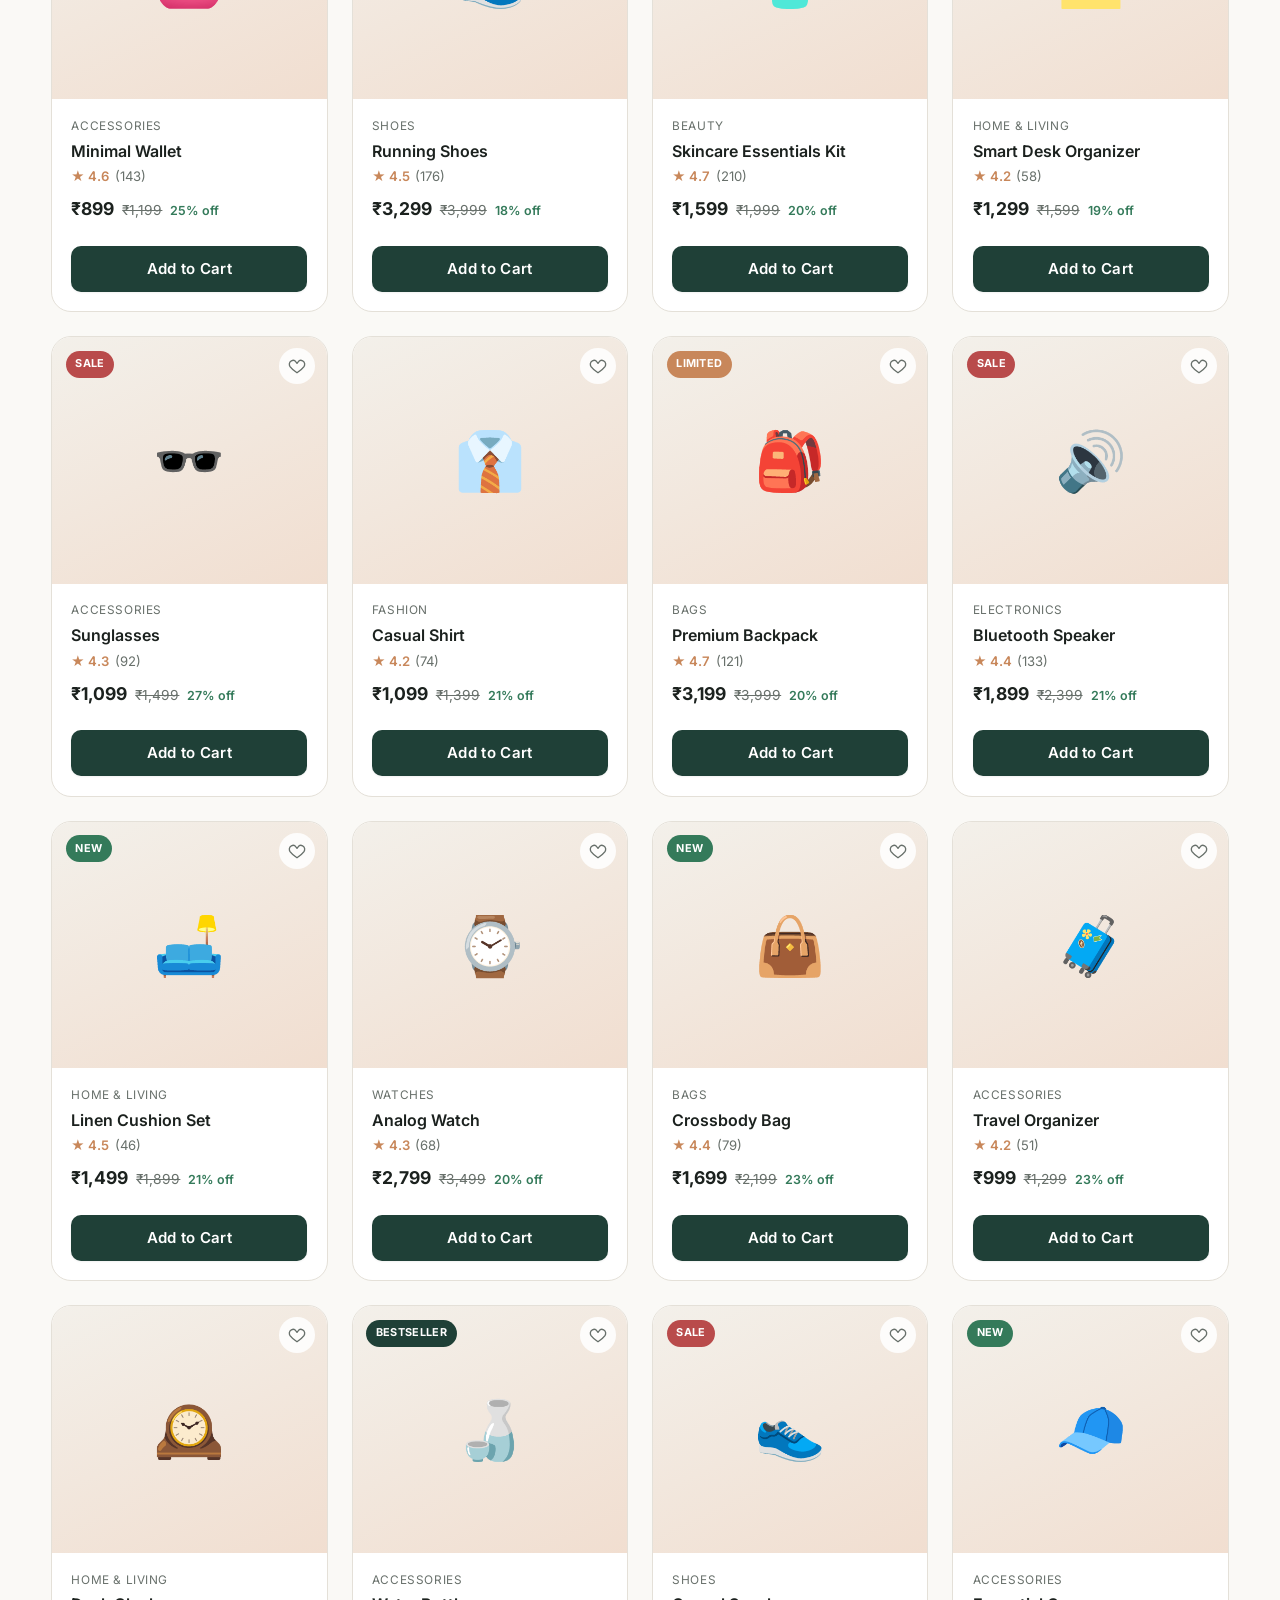
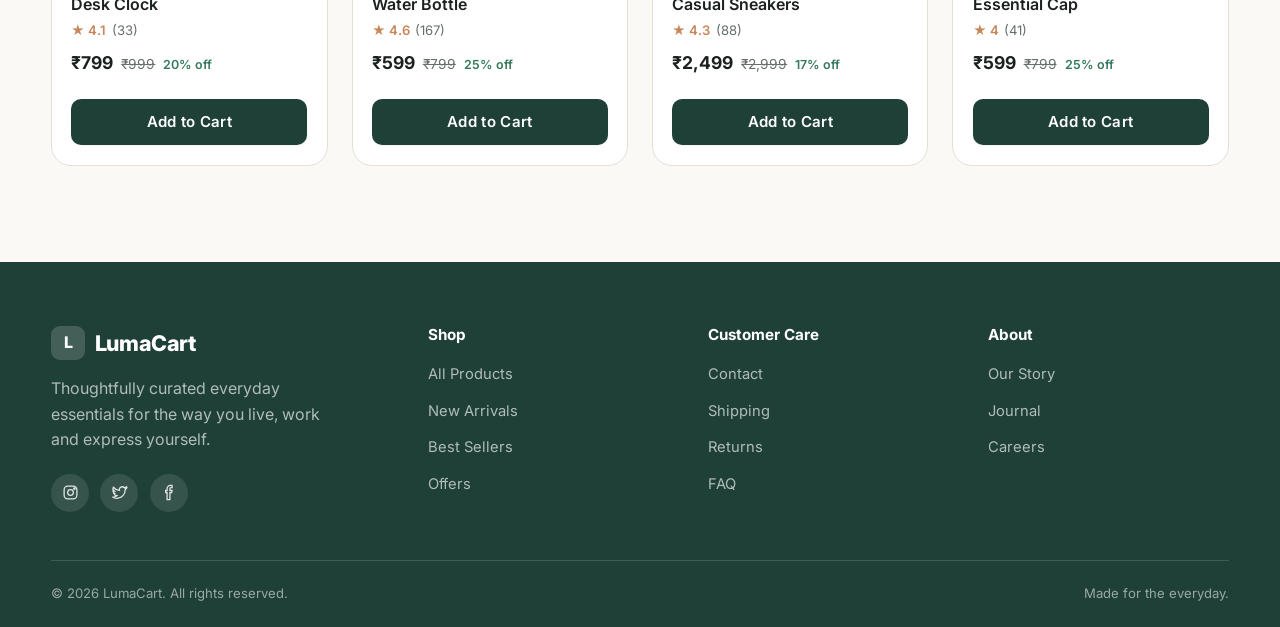
<file: Task2-E-commerceWebsite/pages/products.html>
<!DOCTYPE html>
<html lang="en">
<head>
  <meta charset="UTF-8" />
  <meta name="viewport" content="width=device-width, initial-scale=1.0" />
  <title>Shop All — LumaCart</title>
  <link rel="preconnect" href="https://fonts.googleapis.com">
  <link href="https://fonts.googleapis.com/css2?family=Inter:wght@400;500;600;700;800&display=swap" rel="stylesheet">
  <link rel="stylesheet" href="../css/style.css" />
  <link rel="stylesheet" href="../css/responsive.css" />
</head>
<body>

  <div class="announcement-bar">FREE SHIPPING ON ORDERS OVER ₹999 &nbsp;•&nbsp; EASY 7-DAY RETURNS</div>

  <header class="navbar" data-navbar>
    <div class="navbar__inner">
      <a href="../index.html" class="logo">
        <span class="logo__mark">L</span>
        LumaCart
      </a>
      <nav class="nav-links">
        <a href="../index.html">Home</a>
        <a href="products.html" class="is-active">Shop</a>
        <a href="products.html">Collections</a>
        <a href="products.html?sort=newest">New Arrivals</a>
        <a href="products.html">Offers</a>
      </nav>
      <div class="navbar__actions">
        <button class="icon-btn" data-theme-toggle aria-label="Toggle theme"></button>
        <a href="wishlist.html" class="icon-btn" aria-label="Wishlist">
          <svg width="20" height="20" viewBox="0 0 24 24" fill="none" stroke="currentColor" stroke-width="1.8" stroke-linecap="round" stroke-linejoin="round"><path d="M12 21s-6.7-4.35-9.3-8.1C1 10.1 1.6 6.6 4.5 5.1c2.3-1.2 4.8-.4 6 1.4l1.5 2 1.5-2c1.2-1.8 3.7-2.6 6-1.4 2.9 1.5 3.5 5 1.8 7.8C18.7 16.65 12 21 12 21Z"/></svg>
          <span class="badge is-hidden" data-wishlist-count>0</span>
        </a>
        <a href="cart.html" class="icon-btn" aria-label="Cart">
          <svg width="20" height="20" viewBox="0 0 24 24" fill="none" stroke="currentColor" stroke-width="1.8" stroke-linecap="round" stroke-linejoin="round"><circle cx="9" cy="21" r="1"/><circle cx="19" cy="21" r="1"/><path d="M2.5 3h2l2.4 12.2a2 2 0 0 0 2 1.6h8.2a2 2 0 0 0 2-1.6L21 7H6"/></svg>
          <span class="badge is-hidden" data-cart-count>0</span>
        </a>
        <div data-account-slot data-prefix=""></div>
        <button class="menu-toggle" data-menu-toggle aria-label="Open menu" aria-expanded="false">
          <span></span><span></span><span></span>
        </button>
      </div>
    </div>
  </header>

  <div class="menu-overlay" data-menu-overlay></div>
  <nav class="mobile-menu" data-mobile-menu>
    <a href="../index.html">Home</a>
    <a href="products.html">Shop</a>
    <a href="products.html">Collections</a>
    <a href="products.html?sort=newest">New Arrivals</a>
    <a href="products.html">Offers</a>
    <a href="wishlist.html">Wishlist</a>
    <a href="cart.html">Cart</a>
  </nav>

  <main>
    <section class="page-hero">
      <div class="container">
        <div class="breadcrumb"><a href="../index.html">Home</a> / Shop</div>
        <h1>Shop All</h1>
        <p>Browse the full LumaCart edit — search, filter and sort to find exactly what fits.</p>
      </div>
    </section>

    <section style="padding-top:0;">
      <div class="container">
        <div class="filter-bar">
          <label class="filter-bar__search">
            <svg width="18" height="18" viewBox="0 0 24 24" fill="none" stroke="currentColor" stroke-width="1.8" stroke-linecap="round" stroke-linejoin="round"><circle cx="11" cy="11" r="7"/><path d="m21 21-4.3-4.3"/></svg>
            <input type="text" placeholder="Search products, categories..." data-search-input aria-label="Search products" />
          </label>

          <div class="filter-select-wrap">
            <select data-category-select aria-label="Filter by category">
              <option value="All">All Categories</option>
              <option value="Fashion">Fashion</option>
              <option value="Shoes">Shoes</option>
              <option value="Bags">Bags</option>
              <option value="Watches">Watches</option>
              <option value="Accessories">Accessories</option>
              <option value="Beauty">Beauty</option>
              <option value="Home & Living">Home &amp; Living</option>
              <option value="Electronics">Electronics</option>
            </select>
          </div>

          <div class="filter-select-wrap">
            <select data-price-select aria-label="Filter by price">
              <option value="All">All Prices</option>
              <option value="under-500">Under ₹500</option>
              <option value="500-1000">₹500 – ₹1000</option>
              <option value="1000-2500">₹1000 – ₹2500</option>
              <option value="above-2500">Above ₹2500</option>
            </select>
          </div>

          <div class="filter-select-wrap">
            <select data-sort-select aria-label="Sort products">
              <option value="featured">Featured</option>
              <option value="price-low">Price: Low to High</option>
              <option value="price-high">Price: High to Low</option>
              <option value="rating">Highest Rated</option>
              <option value="newest">Newest</option>
              <option value="name-az">Name: A-Z</option>
            </select>
          </div>

          <button class="btn btn--secondary btn--sm" data-clear-filters>Clear Filters</button>
        </div>

        <div class="shop-toolbar">
          <span data-result-count>24 products</span>
        </div>

        <div class="product-grid" data-shop-grid></div>

        <div class="empty-state is-hidden" data-shop-empty>
          <span class="empty-state__icon">🔍</span>
          <h2>No products found</h2>
          <p>Try adjusting your search or filters to find what you're looking for.</p>
        </div>
      </div>
    </section>
  </main>

  <footer class="site-footer">
    <div class="container footer-grid">
      <div class="footer-brand">
        <a href="../index.html" class="logo">
          <span class="logo__mark">L</span>
          LumaCart
        </a>
        <p>Thoughtfully curated everyday essentials for the way you live, work and express yourself.</p>
        <div class="footer-social">
          <a href="#" aria-label="Instagram"><svg width="17" height="17" viewBox="0 0 24 24" fill="none" stroke="currentColor" stroke-width="1.8"><rect x="3" y="3" width="18" height="18" rx="5"/><circle cx="12" cy="12" r="4"/><circle cx="17.5" cy="6.5" r="1"/></svg></a>
          <a href="#" aria-label="Twitter"><svg width="17" height="17" viewBox="0 0 24 24" fill="none" stroke="currentColor" stroke-width="1.8"><path d="M22 5.9c-.7.3-1.5.6-2.3.7.8-.5 1.5-1.3 1.8-2.3-.8.5-1.7.8-2.6 1a4.1 4.1 0 0 0-7 3.7A11.6 11.6 0 0 1 3.4 4.6a4 4 0 0 0 1.3 5.4c-.6 0-1.3-.2-1.8-.5v.1c0 2 1.4 3.6 3.3 4a4.2 4.2 0 0 1-1.9.1 4.1 4.1 0 0 0 3.8 2.8A8.3 8.3 0 0 1 2 18.4a11.6 11.6 0 0 0 6.3 1.8c7.5 0 11.7-6.3 11.7-11.7v-.5c.8-.6 1.5-1.3 2-2.1Z"/></svg></a>
          <a href="#" aria-label="Facebook"><svg width="17" height="17" viewBox="0 0 24 24" fill="none" stroke="currentColor" stroke-width="1.8"><path d="M14 9V6.5A1.5 1.5 0 0 1 15.5 5H17V2h-2.5A4.5 4.5 0 0 0 10 6.5V9H8v3h2v10h4V12h2.5l.5-3H14Z"/></svg></a>
        </div>
      </div>
      <div class="footer-col">
        <h4>Shop</h4>
        <ul>
          <li><a href="products.html">All Products</a></li>
          <li><a href="products.html?sort=newest">New Arrivals</a></li>
          <li><a href="products.html">Best Sellers</a></li>
          <li><a href="products.html">Offers</a></li>
        </ul>
      </div>
      <div class="footer-col">
        <h4>Customer Care</h4>
        <ul>
          <li><a href="#">Contact</a></li>
          <li><a href="#">Shipping</a></li>
          <li><a href="#">Returns</a></li>
          <li><a href="#">FAQ</a></li>
        </ul>
      </div>
      <div class="footer-col">
        <h4>About</h4>
        <ul>
          <li><a href="#">Our Story</a></li>
          <li><a href="#">Journal</a></li>
          <li><a href="#">Careers</a></li>
        </ul>
      </div>
    </div>
    <div class="container footer-bottom">
      <span>© <span data-year></span> LumaCart. All rights reserved.</span>
      <span>Made for the everyday.</span>
    </div>
  </footer>

  <script src="../js/data.js"></script>
  <script src="../js/main.js"></script>
  <script src="../js/cart.js"></script>
  <script src="../js/wishlist.js"></script>
  <script src="../js/products.js"></script>
</body>
</html>
</file>
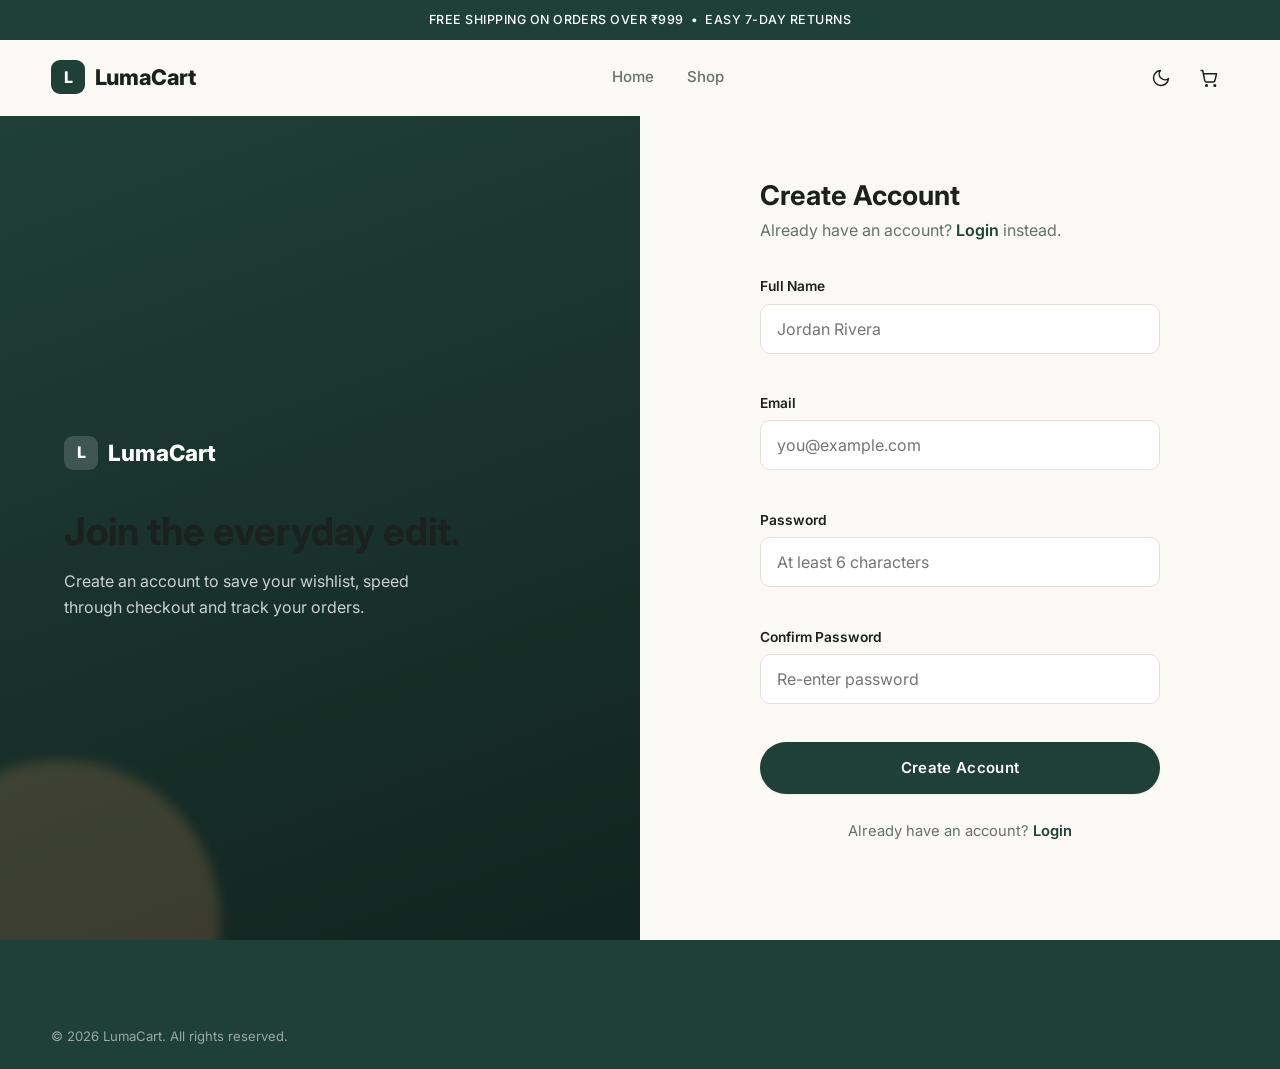
<file: Task2-E-commerceWebsite/pages/register.html>
<!DOCTYPE html>
<html lang="en">
<head>
  <meta charset="UTF-8" />
  <meta name="viewport" content="width=device-width, initial-scale=1.0" />
  <title>Register — LumaCart</title>
  <link rel="preconnect" href="https://fonts.googleapis.com">
  <link href="https://fonts.googleapis.com/css2?family=Inter:wght@400;500;600;700;800&display=swap" rel="stylesheet">
  <link rel="stylesheet" href="../css/style.css" />
  <link rel="stylesheet" href="../css/responsive.css" />
</head>
<body>

  <div class="announcement-bar">FREE SHIPPING ON ORDERS OVER ₹999 &nbsp;•&nbsp; EASY 7-DAY RETURNS</div>

  <header class="navbar" data-navbar>
    <div class="navbar__inner">
      <a href="../index.html" class="logo">
        <span class="logo__mark">L</span>
        LumaCart
      </a>
      <nav class="nav-links">
        <a href="../index.html">Home</a>
        <a href="products.html">Shop</a>
      </nav>
      <div class="navbar__actions">
        <button class="icon-btn" data-theme-toggle aria-label="Toggle theme"></button>
        <a href="cart.html" class="icon-btn" aria-label="Cart">
          <svg width="20" height="20" viewBox="0 0 24 24" fill="none" stroke="currentColor" stroke-width="1.8" stroke-linecap="round" stroke-linejoin="round"><circle cx="9" cy="21" r="1"/><circle cx="19" cy="21" r="1"/><path d="M2.5 3h2l2.4 12.2a2 2 0 0 0 2 1.6h8.2a2 2 0 0 0 2-1.6L21 7H6"/></svg>
          <span class="badge is-hidden" data-cart-count>0</span>
        </a>
        <button class="menu-toggle" data-menu-toggle aria-label="Open menu" aria-expanded="false">
          <span></span><span></span><span></span>
        </button>
      </div>
    </div>
  </header>

  <div class="menu-overlay" data-menu-overlay></div>
  <nav class="mobile-menu" data-mobile-menu>
    <a href="../index.html">Home</a>
    <a href="products.html">Shop</a>
    <a href="cart.html">Cart</a>
  </nav>

  <main>
    <div class="auth-layout">
      <div class="auth-visual">
        <div class="auth-visual__logo">
          <span class="logo__mark" style="background:rgba(255,255,255,0.16);">L</span>
          LumaCart
        </div>
        <h2 class="auth-visual__title">Join the everyday edit.</h2>
        <p class="auth-visual__desc">Create an account to save your wishlist, speed through checkout and track your orders.</p>
      </div>

      <div class="auth-form-side">
        <div class="auth-card">
          <h2>Create Account</h2>
          <p>Already have an account? <a href="login.html" style="color:var(--primary);font-weight:600;">Login</a> instead.</p>

          <form class="auth-form" data-register-form novalidate>
            <div class="form-field">
              <label for="reg-name">Full Name</label>
              <input type="text" id="reg-name" name="fullName" placeholder="Jordan Rivera" />
              <span class="form-error"></span>
            </div>
            <div class="form-field">
              <label for="reg-email">Email</label>
              <input type="email" id="reg-email" name="email" placeholder="you@example.com" />
              <span class="form-error"></span>
            </div>
            <div class="form-field">
              <label for="reg-password">Password</label>
              <input type="password" id="reg-password" name="password" placeholder="At least 6 characters" />
              <span class="form-error"></span>
            </div>
            <div class="form-field">
              <label for="reg-confirm">Confirm Password</label>
              <input type="password" id="reg-confirm" name="confirmPassword" placeholder="Re-enter password" />
              <span class="form-error"></span>
            </div>
            <button type="submit" class="btn btn--primary btn--block">Create Account</button>
          </form>

          <p class="auth-switch">Already have an account? <a href="login.html">Login</a></p>
        </div>
      </div>
    </div>
  </main>

  <footer class="site-footer">
    <div class="container footer-bottom" style="border-top:none;padding-top:1.4rem;">
      <span>© <span data-year></span> LumaCart. All rights reserved.</span>
    </div>
  </footer>

  <script src="../js/data.js"></script>
  <script src="../js/main.js"></script>
  <script src="../js/cart.js"></script>
  <script src="../js/wishlist.js"></script>
  <script src="../js/auth.js"></script>
</body>
</html>
</file>
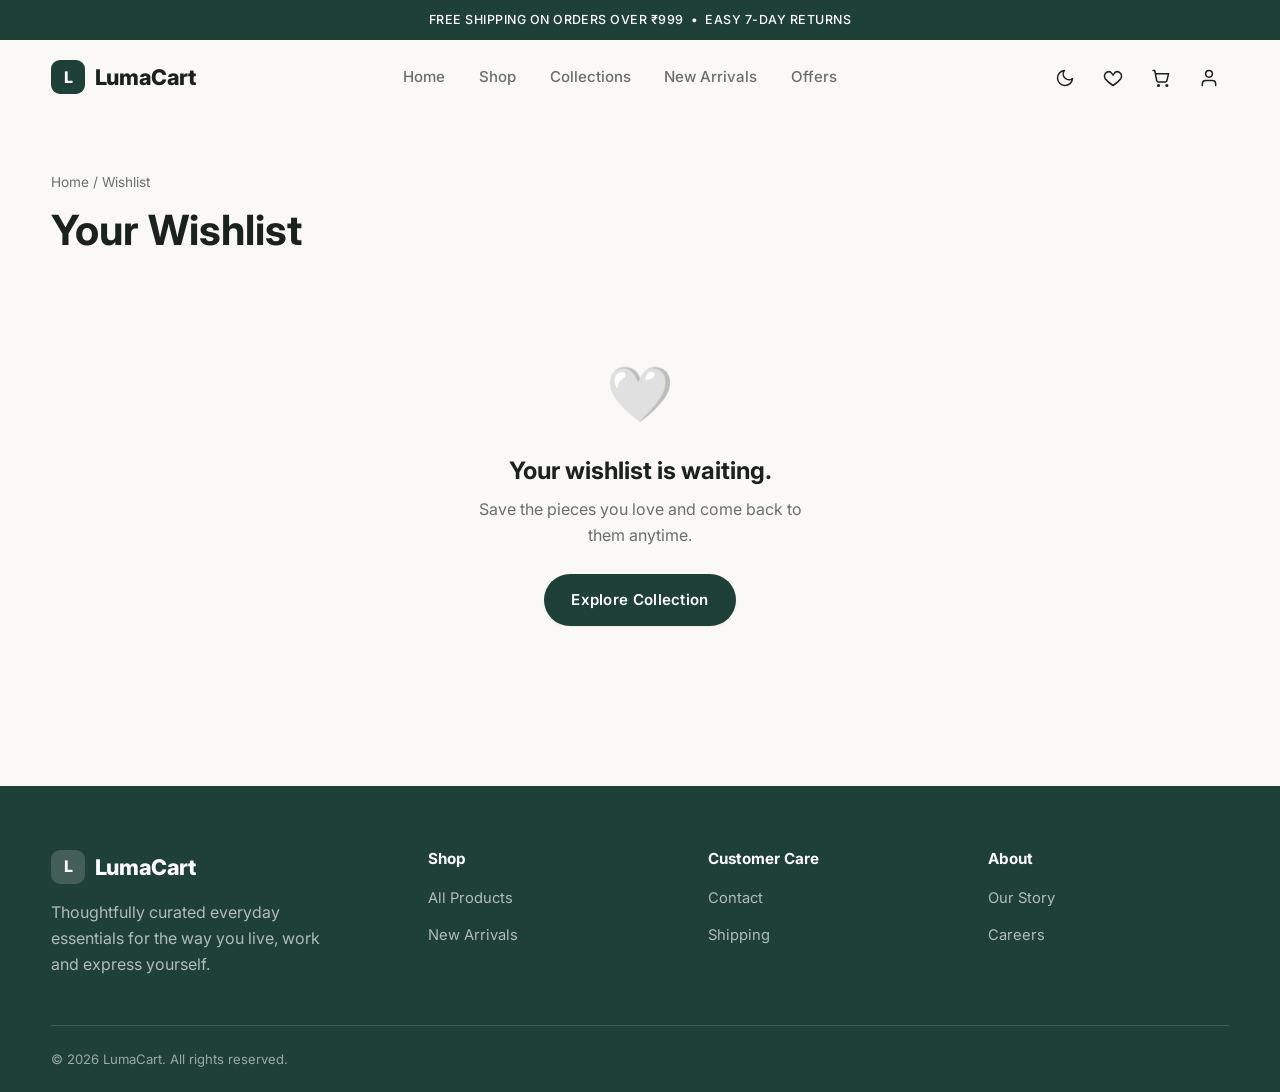
<file: Task2-E-commerceWebsite/pages/wishlist.html>
<!DOCTYPE html>
<html lang="en">
<head>
  <meta charset="UTF-8" />
  <meta name="viewport" content="width=device-width, initial-scale=1.0" />
  <title>Your Wishlist — LumaCart</title>
  <link rel="preconnect" href="https://fonts.googleapis.com">
  <link href="https://fonts.googleapis.com/css2?family=Inter:wght@400;500;600;700;800&display=swap" rel="stylesheet">
  <link rel="stylesheet" href="../css/style.css" />
  <link rel="stylesheet" href="../css/responsive.css" />
</head>
<body>

  <div class="announcement-bar">FREE SHIPPING ON ORDERS OVER ₹999 &nbsp;•&nbsp; EASY 7-DAY RETURNS</div>

  <header class="navbar" data-navbar>
    <div class="navbar__inner">
      <a href="../index.html" class="logo">
        <span class="logo__mark">L</span>
        LumaCart
      </a>
      <nav class="nav-links">
        <a href="../index.html">Home</a>
        <a href="products.html">Shop</a>
        <a href="products.html">Collections</a>
        <a href="products.html?sort=newest">New Arrivals</a>
        <a href="products.html">Offers</a>
      </nav>
      <div class="navbar__actions">
        <button class="icon-btn" data-theme-toggle aria-label="Toggle theme"></button>
        <a href="wishlist.html" class="icon-btn" aria-label="Wishlist">
          <svg width="20" height="20" viewBox="0 0 24 24" fill="none" stroke="currentColor" stroke-width="1.8" stroke-linecap="round" stroke-linejoin="round"><path d="M12 21s-6.7-4.35-9.3-8.1C1 10.1 1.6 6.6 4.5 5.1c2.3-1.2 4.8-.4 6 1.4l1.5 2 1.5-2c1.2-1.8 3.7-2.6 6-1.4 2.9 1.5 3.5 5 1.8 7.8C18.7 16.65 12 21 12 21Z"/></svg>
          <span class="badge is-hidden" data-wishlist-count>0</span>
        </a>
        <a href="cart.html" class="icon-btn" aria-label="Cart">
          <svg width="20" height="20" viewBox="0 0 24 24" fill="none" stroke="currentColor" stroke-width="1.8" stroke-linecap="round" stroke-linejoin="round"><circle cx="9" cy="21" r="1"/><circle cx="19" cy="21" r="1"/><path d="M2.5 3h2l2.4 12.2a2 2 0 0 0 2 1.6h8.2a2 2 0 0 0 2-1.6L21 7H6"/></svg>
          <span class="badge is-hidden" data-cart-count>0</span>
        </a>
        <div data-account-slot></div>
        <button class="menu-toggle" data-menu-toggle aria-label="Open menu" aria-expanded="false">
          <span></span><span></span><span></span>
        </button>
      </div>
    </div>
  </header>

  <div class="menu-overlay" data-menu-overlay></div>
  <nav class="mobile-menu" data-mobile-menu>
    <a href="../index.html">Home</a>
    <a href="products.html">Shop</a>
    <a href="products.html">Collections</a>
    <a href="products.html?sort=newest">New Arrivals</a>
    <a href="products.html">Offers</a>
    <a href="wishlist.html">Wishlist</a>
    <a href="cart.html">Cart</a>
  </nav>

  <main>
    <section class="page-hero">
      <div class="container">
        <div class="breadcrumb"><a href="../index.html">Home</a> / Wishlist</div>
        <h1>Your Wishlist</h1>
      </div>
    </section>

    <section style="padding-top:0;">
      <div class="container">
        <div class="product-grid" data-wishlist-grid></div>

        <div class="empty-state is-hidden" data-wishlist-empty>
          <span class="empty-state__icon">🤍</span>
          <h2>Your wishlist is waiting.</h2>
          <p>Save the pieces you love and come back to them anytime.</p>
          <a href="products.html" class="btn btn--primary">Explore Collection</a>
        </div>
      </div>
    </section>
  </main>

  <footer class="site-footer">
    <div class="container footer-grid">
      <div class="footer-brand">
        <a href="../index.html" class="logo">
          <span class="logo__mark">L</span>
          LumaCart
        </a>
        <p>Thoughtfully curated everyday essentials for the way you live, work and express yourself.</p>
      </div>
      <div class="footer-col">
        <h4>Shop</h4>
        <ul>
          <li><a href="products.html">All Products</a></li>
          <li><a href="products.html?sort=newest">New Arrivals</a></li>
        </ul>
      </div>
      <div class="footer-col">
        <h4>Customer Care</h4>
        <ul>
          <li><a href="#">Contact</a></li>
          <li><a href="#">Shipping</a></li>
        </ul>
      </div>
      <div class="footer-col">
        <h4>About</h4>
        <ul>
          <li><a href="#">Our Story</a></li>
          <li><a href="#">Careers</a></li>
        </ul>
      </div>
    </div>
    <div class="container footer-bottom">
      <span>© <span data-year></span> LumaCart. All rights reserved.</span>
    </div>
  </footer>

  <script src="../js/data.js"></script>
  <script src="../js/main.js"></script>
  <script src="../js/cart.js"></script>
  <script src="../js/wishlist.js"></script>
</body>
</html>
</file>
<file: Task1-Calculator/style.css>
/* ==========================================================================
   Theme variables
   ========================================================================== */

:root[data-theme="dark"] {
  --bg: #0d0d0e;
  --surface: #1a1a1c;
  --btn: #2a2a2d;
  --btn-hover: #38383c;
  --btn-utility: #3c3c40;
  --btn-utility-hover: #4a4a4f;
  --text: #f5f5f7;
  --text-secondary: #8e8e93;
  --accent: #ff9f0a;
  --accent-hover: #ffb02e;
  --accent-text: #14100a;
  --sci-text: #ff9f0a;
  --shadow: rgba(0, 0, 0, 0.45);
  --panel-shadow: rgba(0, 0, 0, 0.55);
}

:root[data-theme="light"] {
  --bg: #eef0f3;
  --surface: #ffffff;
  --btn: #e9e9ec;
  --btn-hover: #dcdce0;
  --btn-utility: #d7d8dc;
  --btn-utility-hover: #c9cace;
  --text: #1c1c1e;
  --text-secondary: #6e6e73;
  --accent: #ff9500;
  --accent-hover: #ffa726;
  --accent-text: #ffffff;
  --sci-text: #d97e00;
  --shadow: rgba(30, 30, 40, 0.12);
  --panel-shadow: rgba(30, 30, 40, 0.18);
}

:root {
  --page-padding: clamp(10px, 2vw, 24px);
  --gap: clamp(6px, 1.4vh, 14px);
  --radius: clamp(14px, 2vw, 26px);
  --history-width: clamp(240px, 22vw, 320px);
}

/* Shorter viewports: tighten spacing and radii so everything still fits */
@media (max-height: 760px) {
  :root { --gap: clamp(5px, 1.1vh, 10px); --page-padding: clamp(8px, 1.6vh, 16px); }
}
@media (max-height: 620px) {
  :root { --gap: clamp(4px, 0.9vh, 8px); --radius: 16px; }
}

/* ==========================================================================
   Base — the page itself never scrolls
   ========================================================================== */

* {
  box-sizing: border-box;
  min-width: 0;
  min-height: 0;
}

html, body {
  height: 100%;
  width: 100%;
  margin: 0;
  overflow: hidden;
}

body {
  font-family: -apple-system, BlinkMacSystemFont, "Segoe UI", Roboto, Helvetica, Arial, sans-serif;
  background: var(--bg);
  color: var(--text);
  transition: background-color 0.3s ease, color 0.3s ease;
}

button {
  font-family: inherit;
}

/* .app pins everything inside the viewport and centers the shell.
   Padding is included in the 100dvh box (border-box), so the shell only
   ever has to fit the space that's actually left over — never more. */
.app {
  height: 100dvh;
  width: 100vw;
  display: flex;
  align-items: center;
  justify-content: center;
  overflow: hidden;
  padding: var(--page-padding);
  box-sizing: border-box;
}

/* .shell is the height-bounded column: topbar on top, layout fills the rest.
   height:100% resolves against .app's content box, so it can never exceed
   the space left after padding — capped at 840px so it doesn't sprawl on
   very tall desktop windows. */
.shell {
  height: 100%;
  max-height: 840px;
  width: fit-content;
  max-width: 96vw;
  display: flex;
  flex-direction: column;
  gap: var(--gap);
}

/* ==========================================================================
   Top bar
   ========================================================================== */

.topbar {
  flex: 0 0 auto;
  width: 100%;
  display: flex;
  align-items: center;
  justify-content: space-between;
}

.title {
  font-size: clamp(0.95rem, 2vh, 1.15rem);
  font-weight: 600;
  color: var(--text-secondary);
  letter-spacing: 0.02em;
  margin: 0;
}

.icon-btn {
  flex: 0 0 auto;
  background: var(--btn);
  border: none;
  color: var(--text);
  width: clamp(32px, 4.5vh, 40px);
  height: clamp(32px, 4.5vh, 40px);
  border-radius: 50%;
  display: flex;
  align-items: center;
  justify-content: center;
  cursor: pointer;
  transition: background-color 0.2s ease, transform 0.1s ease;
}

.icon-btn:hover {
  background: var(--btn-hover);
}

.icon-btn:active {
  transform: scale(0.92);
}

.icon-btn .icon {
  width: 55%;
  height: 55%;
}

.icon-sun {
  display: none;
}

:root[data-theme="light"] .icon-sun {
  display: block;
}

:root[data-theme="light"] .icon-moon {
  display: none;
}

/* ==========================================================================
   Layout row — calculator (+ optional desktop history panel)
   ========================================================================== */

.layout {
  flex: 1 1 auto;
  min-height: 0;
  display: flex;
  gap: var(--gap);
  align-items: stretch;
}

/* ==========================================================================
   Calculator shell
   ========================================================================== */

.calculator {
  flex: 0 0 auto;
  width: min(90vw, 400px);
  height: 100%;
  min-height: 0;
  background: var(--surface);
  border-radius: var(--radius);
  padding: clamp(10px, 2vh, 20px) clamp(12px, 2.4vw, 20px);
  box-shadow: 0 20px 60px var(--shadow);
  transition: background-color 0.3s ease;
  display: flex;
  flex-direction: column;
  gap: clamp(6px, 1.2vh, 12px);
  overflow: hidden;
}

/* ==========================================================================
   Display
   ========================================================================== */

.display {
  flex: 0 1 auto;
  min-height: clamp(46px, 12vh, 96px);
  padding: clamp(6px, 1.5vh, 14px) clamp(6px, 1.5vw, 10px) 0;
  display: flex;
  flex-direction: column;
  justify-content: flex-end;
  align-items: flex-end;
  text-align: right;
  overflow: hidden;
}

.expression {
  font-size: clamp(0.75rem, 2.4vh, 1.05rem);
  color: var(--text-secondary);
  min-height: 1.4em;
  white-space: nowrap;
  overflow-x: auto;
  overflow-y: hidden;
  max-width: 100%;
  scrollbar-width: none;
}

.expression::-webkit-scrollbar {
  display: none;
}

.result {
  font-size: clamp(1.5rem, min(8vw, 6.5vh), 2.8rem);
  font-weight: 500;
  line-height: 1.15;
  white-space: nowrap;
  overflow-x: auto;
  overflow-y: hidden;
  max-width: 100%;
  scrollbar-width: none;
}

.result::-webkit-scrollbar {
  display: none;
}

.result.error {
  color: #ff5252;
  font-size: clamp(1.2rem, min(6vw, 4.8vh), 1.9rem);
}

/* ==========================================================================
   Mode toggle
   ========================================================================== */

.mode-toggle {
  flex: 0 0 auto;
  display: flex;
  background: var(--btn);
  border-radius: 999px;
  padding: 4px;
  gap: 4px;
}

.mode-btn {
  flex: 1;
  border: none;
  background: transparent;
  color: var(--text-secondary);
  font-size: clamp(0.72rem, 1.7vh, 0.85rem);
  font-weight: 600;
  padding: clamp(5px, 1vh, 8px) 0;
  border-radius: 999px;
  cursor: pointer;
  transition: background-color 0.2s ease, color 0.2s ease;
}

.mode-btn.active {
  background: var(--surface);
  color: var(--accent);
  box-shadow: 0 2px 8px var(--shadow);
}

/* ==========================================================================
   Keypad — fills all remaining vertical space, rows share it evenly
   ========================================================================== */

.keypad {
  flex: 1 1 auto;
  min-height: 0;
  display: flex;
  flex-direction: column;
  gap: var(--gap);
  overflow: hidden;
}

.row {
  flex: 1 1 0;
  min-height: 0;
  display: grid;
  grid-template-columns: repeat(4, 1fr);
  grid-template-rows: 1fr;
  gap: var(--gap);
}

/* The scientific block behaves as 3 rows' worth of flex space, so each
   individual row (scientific or basic) ends up the same height. */
.sci-rows {
  display: none;
  flex: 3 1 0;
  min-height: 0;
  flex-direction: column;
  gap: var(--gap);
}

.sci-rows.visible {
  display: flex;
}

.sci-row {
  flex: 1 1 0;
  min-height: 0;
  grid-template-columns: repeat(5, 1fr);
}

.btn {
  border: none;
  border-radius: 50%;
  width: 100%;
  height: 100%;
  min-height: 0;
  display: flex;
  align-items: center;
  justify-content: center;
  font-size: clamp(0.85rem, min(4.2vw, 3.4vh), 1.35rem);
  font-weight: 500;
  color: var(--text);
  background: var(--btn);
  cursor: pointer;
  transition: background-color 0.15s ease, transform 0.08s ease;
  user-select: none;
}

.btn:hover {
  background: var(--btn-hover);
}

.btn:active {
  transform: scale(0.92);
}

.btn-utility {
  background: var(--btn-utility);
  color: var(--text);
  font-weight: 600;
  font-size: clamp(0.75rem, min(3.6vw, 3vh), 1.1rem);
}

.btn-utility:hover {
  background: var(--btn-utility-hover);
}

.btn-operator {
  background: var(--btn-utility);
  color: var(--accent);
  font-size: clamp(0.95rem, min(4.4vw, 3.6vh), 1.4rem);
}

.btn-operator:hover {
  background: var(--btn-utility-hover);
}

.btn-equals {
  background: var(--accent);
  color: var(--accent-text);
  font-size: clamp(0.95rem, min(4.4vw, 3.6vh), 1.4rem);
}

.btn-equals:hover {
  background: var(--accent-hover);
}

.btn-sci {
  font-size: clamp(0.62rem, min(2.6vw, 2.3vh), 0.85rem);
  color: var(--sci-text);
  font-weight: 600;
}

.btn-sci.active,
.angle-mode.active {
  background: var(--accent);
  color: var(--accent-text);
}

#invToggle.active {
  background: var(--accent);
  color: var(--accent-text);
}

/* ==========================================================================
   History panel — overlay drawer on mobile/tablet, inline side panel on
   large-enough desktop viewports (see media query below)
   ========================================================================== */

.overlay {
  position: fixed;
  inset: 0;
  background: rgba(0, 0, 0, 0.4);
  opacity: 0;
  pointer-events: none;
  transition: opacity 0.25s ease;
  z-index: 20;
}

.overlay.visible {
  opacity: 1;
  pointer-events: auto;
}

.history-panel {
  position: fixed;
  top: 0;
  right: 0;
  height: 100dvh;
  width: min(100%, 380px);
  background: var(--surface);
  box-shadow: -12px 0 40px var(--panel-shadow);
  transform: translateX(100%);
  transition: transform 0.3s ease;
  z-index: 30;
  display: flex;
  flex-direction: column;
  padding: 20px;
}

.history-panel.open {
  transform: translateX(0);
}

.history-header {
  flex: 0 0 auto;
  display: flex;
  align-items: center;
  justify-content: space-between;
  margin-bottom: 12px;
}

.history-header h2 {
  margin: 0;
  font-size: 1.1rem;
  white-space: nowrap;
}

.history-list {
  flex: 1 1 auto;
  min-height: 0;
  overflow-y: auto;
  display: flex;
  flex-direction: column;
  gap: 10px;
}

.history-empty {
  color: var(--text-secondary);
  text-align: center;
  margin-top: 40px;
}

.history-item {
  flex: 0 0 auto;
  background: var(--btn);
  border: none;
  border-radius: 14px;
  padding: 12px 14px;
  text-align: right;
  cursor: pointer;
  transition: background-color 0.15s ease;
  color: var(--text);
  width: 100%;
}

.history-item:hover {
  background: var(--btn-hover);
}

.history-item .h-expression {
  color: var(--text-secondary);
  font-size: 0.8rem;
  white-space: nowrap;
  overflow-x: auto;
  scrollbar-width: none;
}

.history-item .h-expression::-webkit-scrollbar {
  display: none;
}

.history-item .h-result {
  font-size: 1.15rem;
  font-weight: 600;
  white-space: nowrap;
  overflow-x: auto;
  scrollbar-width: none;
}

.clear-history-btn {
  flex: 0 0 auto;
  margin-top: 14px;
  border: none;
  background: var(--btn-utility);
  color: var(--text);
  padding: 12px;
  border-radius: 14px;
  font-weight: 600;
  cursor: pointer;
  transition: background-color 0.15s ease;
  width: 100%;
}

.clear-history-btn:hover {
  background: var(--btn-utility-hover);
}

/* ==========================================================================
   Desktop: history becomes an inline side panel instead of an overlay,
   so it never adds page height and the calculator can use horizontal space.
   ========================================================================== */

@media (min-width: 900px) and (min-height: 600px) {
  .overlay {
    display: none;
  }

  .history-panel {
    position: static;
    height: 100%;
    transform: none;
    box-shadow: none;
    border-radius: var(--radius);
    width: 0;
    padding: 0;
    opacity: 0;
    overflow: hidden;
    transition: width 0.3s ease, opacity 0.2s ease, padding 0.3s ease;
  }

  .history-panel.open {
    width: var(--history-width);
    padding: 20px;
    opacity: 1;
  }
}

/* ==========================================================================
   Reduced motion
   ========================================================================== */

@media (prefers-reduced-motion: reduce) {
  * {
    transition: none !important;
  }
}

button:focus-visible {
  outline: 2px solid var(--accent);
  outline-offset: 2px;
}
</file>
<file: Task2-E-commerceWebsite/css/style.css>
/* ==========================================================
   LumaCart — style.css
   1. Reset  2. Variables  3. Theme  4. Typography  5. Global
   6. Container  7. Navbar  8. Buttons  9. Hero  10. Categories
   11. Collections  12. Product Cards  13. Offers/Promo
   14. Product Details  15. Cart  16. Wishlist  17. Checkout
   18. Auth  19. Newsletter  20. Footer  21. Toasts
   22. Empty States  23. Animations
   ========================================================== */

/* ---------- 1. RESET ---------- */
*, *::before, *::after { box-sizing: border-box; }
* { margin: 0; padding: 0; }
html { -webkit-text-size-adjust: 100%; scroll-behavior: smooth; }
body { min-height: 100vh; }
img, svg { display: block; max-width: 100%; }
a { text-decoration: none; color: inherit; }
button, input, select, textarea { font: inherit; color: inherit; border: none; background: none; }
button { cursor: pointer; }
ul, ol { list-style: none; }
select { appearance: none; -webkit-appearance: none; }

/* ---------- 2. VARIABLES (Light theme) ---------- */
:root {
  --bg: #FAF9F6;
  --surface: #FFFFFF;
  --surface-soft: #F3F0EA;
  --text: #1B211E;
  --text-muted: #68706B;
  --primary: #1F4037;
  --primary-hover: #16342D;
  --accent: #C8875A;
  --accent-soft: #F1DED0;
  --success: #347A5A;
  --danger: #B94B4B;
  --border: #E4E0D8;

  --font-body: "Inter", system-ui, -apple-system, BlinkMacSystemFont, "Segoe UI", sans-serif;

  --shadow-sm: 0 1px 2px rgba(27, 33, 30, 0.06);
  --shadow-md: 0 8px 24px rgba(27, 33, 30, 0.08);
  --shadow-lg: 0 20px 48px rgba(27, 33, 30, 0.14);

  --radius-sm: 10px;
  --radius-md: 16px;
  --radius-lg: 24px;
  --radius-pill: 999px;

  --nav-h: 76px;
  --announce-h: 40px;
}

/* ---------- 3. DARK THEME ---------- */
body.dark-theme {
  --bg: #111714;
  --surface: #19211D;
  --surface-soft: #202A25;
  --text: #F5F3EE;
  --text-muted: #A9B0AA;
  --primary: #8FB7A7;
  --primary-hover: #A8C9BB;
  --accent: #D4A078;
  --accent-soft: #3B2D24;
  --success: #75B894;
  --danger: #E08484;
  --border: #303A34;

  --shadow-sm: 0 1px 2px rgba(0, 0, 0, 0.3);
  --shadow-md: 0 8px 24px rgba(0, 0, 0, 0.35);
  --shadow-lg: 0 20px 48px rgba(0, 0, 0, 0.45);
}

body.dark-theme .btn--primary { color: #0F1512; }

/* ---------- 4. TYPOGRAPHY ---------- */
body {
  font-family: var(--font-body);
  background: var(--bg);
  color: var(--text);
  font-size: 16px;
  line-height: 1.6;
  -webkit-font-smoothing: antialiased;
  transition: background-color 0.3s ease, color 0.3s ease;
}

h1, h2, h3, h4 { font-weight: 700; line-height: 1.15; color: var(--text); }

.hero__title { font-size: clamp(2.8rem, 6vw, 6rem); font-weight: 800; line-height: 1.03; letter-spacing: -0.02em; }
.section-heading { font-size: clamp(1.8rem, 3vw, 3rem); font-weight: 700; letter-spacing: -0.01em; }
.eyebrow {
  display: inline-block;
  font-size: 0.78rem;
  font-weight: 600;
  letter-spacing: 0.14em;
  text-transform: uppercase;
  color: var(--accent);
  margin-bottom: 0.75rem;
}
p { color: var(--text-muted); }

/* ---------- 5. GLOBAL ---------- */
.no-scroll { overflow: hidden; }
.is-hidden { display: none !important; }
main { display: block; }
section { padding: clamp(4rem, 8vw, 6rem) 0; }

::selection { background: var(--accent-soft); color: var(--text); }

*:focus-visible {
  outline: 2px solid var(--primary);
  outline-offset: 3px;
  border-radius: 4px;
}

/* ---------- 6. CONTAINER ---------- */
.container { width: min(92%, 1280px); margin-inline: auto; }

/* ---------- 7. NAVBAR ---------- */
.announcement-bar {
  height: var(--announce-h);
  background: var(--primary);
  color: #fff;
  display: flex;
  align-items: center;
  justify-content: center;
  text-align: center;
  font-size: 0.78rem;
  font-weight: 500;
  letter-spacing: 0.04em;
  padding-inline: 1rem;
}

.navbar {
  position: sticky;
  top: 0;
  z-index: 100;
  height: var(--nav-h);
  display: flex;
  align-items: center;
  background: color-mix(in srgb, var(--bg) 82%, transparent);
  backdrop-filter: blur(16px);
  -webkit-backdrop-filter: blur(16px);
  border-bottom: 1px solid transparent;
  transition: border-color 0.25s ease, box-shadow 0.25s ease;
}
.navbar.is-scrolled { border-bottom-color: var(--border); box-shadow: var(--shadow-sm); }

.navbar__inner {
  width: min(92%, 1280px);
  margin-inline: auto;
  display: flex;
  align-items: center;
  justify-content: space-between;
  gap: 1.5rem;
}

.logo {
  display: flex;
  align-items: center;
  gap: 0.6rem;
  font-weight: 800;
  font-size: 1.35rem;
  letter-spacing: -0.02em;
  color: var(--text);
}
.logo__mark {
  width: 34px;
  height: 34px;
  border-radius: 9px;
  background: var(--primary);
  color: #fff;
  display: flex;
  align-items: center;
  justify-content: center;
  font-weight: 800;
  font-size: 1rem;
  flex-shrink: 0;
}

.nav-links {
  display: flex;
  align-items: center;
  gap: 2.1rem;
}
.nav-links a {
  font-size: 0.94rem;
  font-weight: 500;
  color: var(--text-muted);
  position: relative;
  padding: 0.4rem 0;
  transition: color 0.2s ease;
}
.nav-links a:hover { color: var(--text); }
.nav-links a.is-active { color: var(--text); }
.nav-links a.is-active::after {
  content: "";
  position: absolute;
  left: 0; right: 0; bottom: -2px;
  height: 2px;
  background: var(--accent);
  border-radius: var(--radius-pill);
}

.navbar__actions { display: flex; align-items: center; gap: 0.5rem; }

.icon-btn {
  position: relative;
  width: 40px;
  height: 40px;
  display: flex;
  align-items: center;
  justify-content: center;
  border-radius: var(--radius-pill);
  color: var(--text);
  transition: background-color 0.2s ease;
}
.icon-btn:hover { background: var(--surface-soft); }

.badge {
  position: absolute;
  top: 1px;
  right: 1px;
  min-width: 17px;
  height: 17px;
  padding: 0 4px;
  border-radius: var(--radius-pill);
  background: var(--accent);
  color: #fff;
  font-size: 0.65rem;
  font-weight: 700;
  display: flex;
  align-items: center;
  justify-content: center;
  line-height: 1;
}

.menu-toggle {
  display: none;
  width: 40px;
  height: 40px;
  border-radius: var(--radius-pill);
  align-items: center;
  justify-content: center;
  flex-direction: column;
  gap: 5px;
}
.menu-toggle span {
  display: block;
  width: 20px;
  height: 2px;
  background: var(--text);
  border-radius: 2px;
  transition: transform 0.25s ease, opacity 0.25s ease;
}
.menu-toggle.is-active span:nth-child(1) { transform: translateY(7px) rotate(45deg); }
.menu-toggle.is-active span:nth-child(2) { opacity: 0; }
.menu-toggle.is-active span:nth-child(3) { transform: translateY(-7px) rotate(-45deg); }

.menu-overlay {
  position: fixed;
  inset: 0;
  background: rgba(15, 21, 18, 0.45);
  opacity: 0;
  pointer-events: none;
  transition: opacity 0.25s ease;
  z-index: 98;
}
.menu-overlay.is-visible { opacity: 1; pointer-events: auto; }

.mobile-menu {
  position: fixed;
  top: 0;
  right: 0;
  height: 100vh;
  width: min(80%, 340px);
  background: var(--surface);
  z-index: 99;
  padding: 1.5rem;
  padding-top: calc(var(--nav-h) + var(--announce-h) + 1rem);
  transform: translateX(100%);
  transition: transform 0.3s ease;
  overflow-y: auto;
}
.mobile-menu.is-open { transform: translateX(0); }
.mobile-menu a {
  display: block;
  padding: 0.9rem 0.25rem;
  font-size: 1.05rem;
  font-weight: 600;
  border-bottom: 1px solid var(--border);
}

/* Account dropdown */
.account-menu { position: relative; }
.account-trigger {
  height: 40px;
  padding: 0 0.9rem;
  border-radius: var(--radius-pill);
  background: var(--surface-soft);
  font-size: 0.85rem;
  font-weight: 600;
}
.account-dropdown {
  position: absolute;
  top: calc(100% + 8px);
  right: 0;
  min-width: 200px;
  background: var(--surface);
  border: 1px solid var(--border);
  border-radius: var(--radius-md);
  box-shadow: var(--shadow-md);
  padding: 0.9rem;
  display: none;
  flex-direction: column;
  gap: 0.6rem;
}
.account-menu.is-open .account-dropdown { display: flex; }
.account-email { font-size: 0.82rem; color: var(--text-muted); word-break: break-all; }
.account-logout {
  align-self: flex-start;
  font-size: 0.85rem;
  font-weight: 600;
  color: var(--danger);
}

/* ---------- 8. BUTTONS ---------- */
.btn {
  display: inline-flex;
  align-items: center;
  justify-content: center;
  gap: 0.5rem;
  height: 52px;
  padding: 0 1.7rem;
  border-radius: var(--radius-pill);
  font-weight: 600;
  font-size: 0.94rem;
  letter-spacing: 0.02em;
  transition: transform 0.2s ease, box-shadow 0.2s ease, background-color 0.2s ease, border-color 0.2s ease;
  white-space: nowrap;
}
.btn--block { width: 100%; }
.btn--sm { height: 42px; padding: 0 1.2rem; font-size: 0.86rem; }

.btn--primary {
  background: var(--primary);
  color: #fff;
  box-shadow: var(--shadow-sm);
}
.btn--primary:hover { background: var(--primary-hover); transform: translateY(-2px); box-shadow: var(--shadow-md); }

.btn--secondary {
  background: transparent;
  color: var(--text);
  border: 1.5px solid var(--border);
}
.btn--secondary:hover { border-color: var(--primary); transform: translateY(-2px); background: var(--surface-soft); }

.btn--accent { background: var(--accent); color: #fff; }
.btn--accent:hover { transform: translateY(-2px); box-shadow: var(--shadow-md); }

.btn--ghost { background: transparent; color: var(--text); }
.btn--ghost:hover { background: var(--surface-soft); }

.text-button {
  font-weight: 600;
  font-size: 0.92rem;
  color: var(--primary);
  display: inline-flex;
  align-items: center;
  gap: 0.35rem;
  transition: gap 0.2s ease;
}
.text-button:hover { gap: 0.55rem; }

/* ---------- 9. HERO ---------- */
.hero {
  position: relative;
  overflow: hidden;
  padding-top: clamp(3rem, 7vw, 5.5rem);
  padding-bottom: clamp(3rem, 7vw, 5.5rem);
}
.hero::before {
  content: "";
  position: absolute;
  inset: 0;
  background:
    radial-gradient(circle at 12% 20%, color-mix(in srgb, var(--primary) 12%, transparent), transparent 40%),
    radial-gradient(circle at 88% 70%, color-mix(in srgb, var(--accent) 16%, transparent), transparent 45%);
  pointer-events: none;
  z-index: 0;
}
.hero__inner {
  position: relative;
  z-index: 1;
  display: grid;
  grid-template-columns: 1.05fr 0.95fr;
  gap: 3rem;
  align-items: center;
}
.hero__content { max-width: 560px; }
.hero__title span { color: var(--accent); }
.hero__subtitle {
  margin-top: 1.4rem;
  font-size: 1.15rem;
  max-width: 480px;
}
.hero__actions {
  margin-top: 2.2rem;
  display: flex;
  gap: 1rem;
  flex-wrap: wrap;
}

.hero__visual {
  position: relative;
  height: 460px;
}
.hero__blob {
  position: absolute;
  border-radius: 50%;
  filter: blur(2px);
  opacity: 0.55;
}
.hero__blob--1 { width: 260px; height: 260px; background: var(--accent-soft); top: 0; right: 10%; }
.hero__blob--2 { width: 200px; height: 200px; background: var(--surface-soft); bottom: 0; left: 5%; }

.floating-card {
  position: absolute;
  background: var(--surface);
  border: 1px solid var(--border);
  border-radius: var(--radius-lg);
  box-shadow: var(--shadow-lg);
  padding: 1.1rem 1.3rem;
  display: flex;
  align-items: center;
  gap: 0.85rem;
  animation: floatCard 6s ease-in-out infinite;
}
.floating-card__icon { font-size: 1.7rem; }
.floating-card__label { font-size: 0.7rem; font-weight: 600; color: var(--text-muted); text-transform: uppercase; letter-spacing: 0.06em; }
.floating-card__value { font-size: 0.98rem; font-weight: 700; }

.floating-card--watch { top: 6%; left: 8%; animation-delay: 0s; }
.floating-card--bag { top: 38%; right: 2%; animation-delay: 1.2s; }
.floating-card--sneaker { bottom: 16%; left: 0; animation-delay: 0.6s; }
.floating-card--headphones { bottom: -2%; right: 22%; animation-delay: 1.8s; }

/* ---------- 10. CATEGORIES ---------- */
.section-header {
  display: flex;
  align-items: flex-end;
  justify-content: space-between;
  gap: 1.5rem;
  margin-bottom: 2.6rem;
}
.section-header p { margin-top: 0.6rem; max-width: 480px; }

.category-grid {
  display: grid;
  grid-template-columns: repeat(auto-fit, minmax(150px, 1fr));
  gap: 1rem;
}
.category-card {
  background: var(--surface);
  border: 1px solid var(--border);
  border-radius: var(--radius-md);
  padding: 1.6rem 1.2rem;
  display: flex;
  flex-direction: column;
  align-items: flex-start;
  gap: 0.35rem;
  transition: transform 0.25s ease, box-shadow 0.25s ease, border-color 0.25s ease;
}
.category-card:hover { transform: translateY(-5px); box-shadow: var(--shadow-md); border-color: var(--primary); }
.category-card__icon {
  width: 46px;
  height: 46px;
  border-radius: var(--radius-sm);
  background: var(--surface-soft);
  display: flex;
  align-items: center;
  justify-content: center;
  font-size: 1.4rem;
  margin-bottom: 0.4rem;
}
.category-card__name { font-weight: 700; font-size: 1rem; }
.category-card__count { font-size: 0.8rem; color: var(--text-muted); }

/* ---------- 11. COLLECTIONS ---------- */
.collections-grid {
  display: grid;
  grid-template-columns: repeat(3, 1fr);
  gap: 1.5rem;
}
.collection-card {
  position: relative;
  border-radius: var(--radius-lg);
  padding: 2.4rem 1.8rem;
  min-height: 320px;
  display: flex;
  flex-direction: column;
  justify-content: flex-end;
  gap: 0.8rem;
  overflow: hidden;
  color: #fff;
  isolation: isolate;
}
.collection-card::before {
  content: "";
  position: absolute;
  inset: 0;
  z-index: -1;
}
.collection-card--1::before { background: linear-gradient(155deg, #1F4037, #16342D); }
.collection-card--2::before { background: linear-gradient(155deg, #2A5245, #1F4037); }
.collection-card--3::before { background: linear-gradient(155deg, #C8875A, #A8663E); }
.collection-card__visual { font-size: 2.6rem; margin-bottom: auto; }
.collection-card__title { font-size: 1.5rem; font-weight: 700; }
.collection-card__desc { color: rgba(255, 255, 255, 0.82); font-size: 0.94rem; }
.collection-card__link {
  margin-top: 0.6rem;
  display: inline-flex;
  align-items: center;
  gap: 0.4rem;
  font-weight: 600;
  font-size: 0.9rem;
  color: #fff;
}

/* ---------- 12. PRODUCT CARDS ---------- */
.product-grid {
  display: grid;
  grid-template-columns: repeat(4, 1fr);
  gap: 1.5rem;
}
.product-card {
  background: var(--surface);
  border: 1px solid var(--border);
  border-radius: 20px;
  overflow: hidden;
  display: flex;
  flex-direction: column;
  transition: transform 0.25s ease, box-shadow 0.25s ease;
}
.product-card:hover { transform: translateY(-6px); box-shadow: var(--shadow-lg); }

.product-card__visual {
  position: relative;
  aspect-ratio: 1 / 0.9;
  background: linear-gradient(155deg, var(--surface-soft), var(--accent-soft));
  display: flex;
  align-items: center;
  justify-content: center;
}
.product-card__emoji-link { display: flex; }
.product-card__emoji { font-size: 3.6rem; transition: transform 0.3s ease; }
.product-card:hover .product-card__emoji { transform: scale(1.08); }

.product-card__badge {
  position: absolute;
  top: 0.85rem;
  left: 0.85rem;
  background: var(--primary);
  color: #fff;
  font-size: 0.68rem;
  font-weight: 700;
  letter-spacing: 0.03em;
  text-transform: uppercase;
  padding: 0.3rem 0.6rem;
  border-radius: var(--radius-pill);
}
.product-card__badge--sale { background: var(--danger); }
.product-card__badge--new { background: var(--success); }
.product-card__badge--limited { background: var(--accent); }

.product-card__wishlist {
  position: absolute;
  top: 0.7rem;
  right: 0.7rem;
  width: 36px;
  height: 36px;
  border-radius: 50%;
  background: color-mix(in srgb, var(--surface) 88%, transparent);
  display: flex;
  align-items: center;
  justify-content: center;
  color: var(--text-muted);
  transition: color 0.2s ease, transform 0.2s ease;
}
.product-card__wishlist:hover { transform: scale(1.08); }
.product-card__wishlist.is-active { color: var(--danger); }
.product-card__wishlist.is-active svg path { fill: currentColor; }

.product-card__body {
  padding: 1.1rem 1.2rem 0.4rem;
  display: flex;
  flex-direction: column;
  gap: 0.3rem;
  flex: 1;
}
.product-card__category { font-size: 0.74rem; color: var(--text-muted); text-transform: uppercase; letter-spacing: 0.05em; }
.product-card__name { font-weight: 600; font-size: 1rem; line-height: 1.3; }
.product-card__rating { display: flex; align-items: center; gap: 0.35rem; font-size: 0.82rem; }
.stars { color: var(--accent); font-weight: 600; }
.review-count { color: var(--text-muted); }

.product-card__price-row { display: flex; align-items: baseline; gap: 0.5rem; margin-top: 0.2rem; flex-wrap: wrap; }
.product-card__price { font-weight: 700; font-size: 1.1rem; }
.product-card__original-price { font-size: 0.86rem; color: var(--text-muted); text-decoration: line-through; }
.product-card__discount { font-size: 0.78rem; color: var(--success); font-weight: 600; }

.product-card__add {
  margin: 1rem 1.2rem 1.2rem;
  width: calc(100% - 2.4rem);
  height: 46px;
  border-radius: var(--radius-sm);
}

/* ---------- 13. OFFERS / PROMO BANNER ---------- */
.promo-banner {
  position: relative;
  border-radius: var(--radius-lg);
  padding: clamp(2.5rem, 6vw, 4rem);
  background: linear-gradient(135deg, #1F4037, #14302A);
  color: #fff;
  overflow: hidden;
  display: flex;
  flex-direction: column;
  align-items: flex-start;
  gap: 1.1rem;
}
.promo-banner::before {
  content: "";
  position: absolute;
  width: 340px;
  height: 340px;
  border-radius: 50%;
  background: color-mix(in srgb, var(--accent) 35%, transparent);
  filter: blur(10px);
  top: -120px;
  right: -80px;
  opacity: 0.5;
}
.promo-banner__eyebrow { color: var(--accent); }
.promo-banner__title { font-size: clamp(1.8rem, 4vw, 2.6rem); position: relative; z-index: 1; }
.promo-banner__desc { color: rgba(255, 255, 255, 0.78); position: relative; z-index: 1; max-width: 420px; }
.promo-banner .btn { position: relative; z-index: 1; }

.section--alt { background: var(--surface-soft); }

/* ---------- 14. PRODUCT DETAILS ---------- */
.details-layout {
  display: grid;
  grid-template-columns: 1fr 1fr;
  gap: 3rem;
  align-items: start;
}
.details-visual {
  position: relative;
  aspect-ratio: 1 / 1;
  border-radius: var(--radius-lg);
  background: linear-gradient(155deg, var(--surface-soft), var(--accent-soft));
  display: flex;
  align-items: center;
  justify-content: center;
  overflow: hidden;
}
.details-visual::before, .details-visual::after {
  content: "";
  position: absolute;
  border-radius: 50%;
  opacity: 0.5;
}
.details-visual::before { width: 180px; height: 180px; background: var(--surface); top: -50px; left: -50px; }
.details-visual::after { width: 140px; height: 140px; background: var(--accent-soft); bottom: -40px; right: -30px; }
.details-visual span { font-size: 8rem; position: relative; z-index: 1; }

.details-info { display: flex; flex-direction: column; gap: 1rem; position: sticky; top: calc(var(--nav-h) + 1.5rem); }
.details-info__category { font-size: 0.8rem; text-transform: uppercase; letter-spacing: 0.06em; color: var(--text-muted); }
.details-badge {
  align-self: flex-start;
  background: var(--primary);
  color: #fff;
  font-size: 0.7rem;
  font-weight: 700;
  text-transform: uppercase;
  padding: 0.3rem 0.65rem;
  border-radius: var(--radius-pill);
}
.details-info__name { font-size: clamp(1.6rem, 3vw, 2.3rem); }
.details-info__rating { display: flex; align-items: center; gap: 0.5rem; font-size: 0.92rem; }
.details-info__description { max-width: 520px; }

.details-price-row { display: flex; align-items: baseline; gap: 0.8rem; margin-top: 0.3rem; }
.details-price { font-size: 1.9rem; font-weight: 800; }
.details-original-price { font-size: 1.1rem; color: var(--text-muted); text-decoration: line-through; }
.details-discount { color: var(--success); font-weight: 700; font-size: 0.95rem; }

.availability { color: var(--success); font-weight: 600; font-size: 0.88rem; display: flex; align-items: center; gap: 0.4rem; }
.availability::before { content: ""; width: 8px; height: 8px; border-radius: 50%; background: var(--success); }

.qty-selector {
  display: inline-flex;
  align-items: center;
  border: 1.5px solid var(--border);
  border-radius: var(--radius-pill);
  overflow: hidden;
  width: fit-content;
}
.qty-btn {
  width: 44px;
  height: 44px;
  font-size: 1.2rem;
  font-weight: 600;
  transition: background-color 0.2s ease;
}
.qty-btn:hover { background: var(--surface-soft); }
.qty-value { width: 40px; text-align: center; font-weight: 700; }

.details-actions { display: flex; gap: 0.85rem; flex-wrap: wrap; margin-top: 0.5rem; }
.details-actions .btn--primary { flex: 1; min-width: 200px; }

[data-detail-wishlist].is-active { color: var(--danger); border-color: var(--danger); }
[data-detail-wishlist].is-active svg { fill: currentColor; }

.details-tabs { margin-top: 1rem; border-top: 1px solid var(--border); padding-top: 1.2rem; display: flex; flex-direction: column; gap: 1rem; }
.details-tab h4 { font-size: 1rem; margin-bottom: 0.4rem; }
.details-tab p { font-size: 0.94rem; }

/* ---------- 15. CART ---------- */
.cart-layout {
  display: grid;
  grid-template-columns: 1fr 380px;
  gap: 2.5rem;
  align-items: start;
}
.cart-list { display: flex; flex-direction: column; gap: 1rem; }
.cart-item {
  display: grid;
  grid-template-columns: 84px 1fr auto auto auto;
  align-items: center;
  gap: 1.1rem;
  background: var(--surface);
  border: 1px solid var(--border);
  border-radius: var(--radius-md);
  padding: 1rem;
}
.cart-item__visual {
  width: 84px;
  height: 84px;
  border-radius: var(--radius-sm);
  background: linear-gradient(155deg, var(--surface-soft), var(--accent-soft));
  display: flex;
  align-items: center;
  justify-content: center;
  font-size: 2.2rem;
}
.cart-item__info { display: flex; flex-direction: column; gap: 0.2rem; min-width: 0; }
.cart-item__category { font-size: 0.72rem; text-transform: uppercase; color: var(--text-muted); letter-spacing: 0.04em; }
.cart-item__name { font-weight: 600; }
.cart-item__price { font-size: 0.88rem; color: var(--text-muted); }
.cart-item__qty {
  display: flex;
  align-items: center;
  border: 1.5px solid var(--border);
  border-radius: var(--radius-pill);
}
.cart-item__qty .qty-btn { width: 36px; height: 36px; font-size: 1rem; }
.cart-item__qty .qty-value { width: 30px; font-size: 0.92rem; }
.cart-item__subtotal { font-weight: 700; white-space: nowrap; }
.cart-item__remove { color: var(--text-muted); padding: 0.4rem; border-radius: 50%; transition: color 0.2s ease, background-color 0.2s ease; }
.cart-item__remove:hover { color: var(--danger); background: var(--surface-soft); }

.order-summary {
  background: var(--surface);
  border: 1px solid var(--border);
  border-radius: var(--radius-lg);
  padding: 1.6rem;
  position: sticky;
  top: calc(var(--nav-h) + 1.5rem);
  display: flex;
  flex-direction: column;
  gap: 1rem;
}
.order-summary h3 { font-size: 1.1rem; }
.summary-row { display: flex; justify-content: space-between; font-size: 0.94rem; }
.summary-row--savings { color: var(--success); }
.summary-divider { height: 1px; background: var(--border); border: none; }
.summary-row--total { font-size: 1.15rem; font-weight: 700; }

/* ---------- 16. WISHLIST ---------- */
/* Reuses .product-grid and .product-card styles */

/* ---------- 17. CHECKOUT ---------- */
.checkout-layout {
  display: grid;
  grid-template-columns: 1fr 380px;
  gap: 2.5rem;
  align-items: start;
}
.checkout-form-card {
  background: var(--surface);
  border: 1px solid var(--border);
  border-radius: var(--radius-lg);
  padding: 1.8rem;
  display: flex;
  flex-direction: column;
  gap: 1.6rem;
}
.checkout-form-card h3 { font-size: 1.05rem; }
.form-grid { display: grid; grid-template-columns: 1fr 1fr; gap: 1rem; }
.form-grid .form-field--full { grid-column: 1 / -1; }

.payment-options { display: flex; flex-direction: column; gap: 0.7rem; }
.payment-option {
  display: flex;
  align-items: center;
  gap: 0.7rem;
  border: 1.5px solid var(--border);
  border-radius: var(--radius-sm);
  padding: 0.9rem 1rem;
  cursor: pointer;
  transition: border-color 0.2s ease;
}
.payment-option:has(input:checked) { border-color: var(--primary); background: var(--surface-soft); }
.payment-option input { accent-color: var(--primary); width: 18px; height: 18px; }

.checkout-item { display: flex; align-items: center; gap: 0.8rem; padding: 0.6rem 0; border-bottom: 1px solid var(--border); }
.checkout-item__emoji { font-size: 1.6rem; }
.checkout-item__info { display: flex; flex-direction: column; flex: 1; gap: 0.1rem; }
.checkout-item__name { font-weight: 600; font-size: 0.92rem; }
.checkout-item__qty { font-size: 0.78rem; color: var(--text-muted); }
.checkout-item__price { font-weight: 600; font-size: 0.9rem; }

.order-confirmation {
  text-align: center;
  padding: 4rem 1rem;
  display: flex;
  flex-direction: column;
  align-items: center;
  gap: 1rem;
}
.order-confirmation__icon {
  width: 84px;
  height: 84px;
  border-radius: 50%;
  background: var(--success);
  color: #fff;
  display: flex;
  align-items: center;
  justify-content: center;
  font-size: 2.4rem;
}
.order-confirmation h2 { font-size: 1.7rem; }
.order-confirmation__number { font-weight: 700; color: var(--primary); font-size: 1.1rem; }

/* ---------- 18. AUTH ---------- */
.auth-layout {
  min-height: calc(100vh - var(--nav-h) - var(--announce-h));
  display: grid;
  grid-template-columns: 1fr 1fr;
}
.auth-visual {
  position: relative;
  background: linear-gradient(160deg, #1F4037, #12241F);
  color: #fff;
  display: flex;
  flex-direction: column;
  justify-content: center;
  padding: clamp(2.5rem, 5vw, 5rem);
  overflow: hidden;
}
.auth-visual::before {
  content: "";
  position: absolute;
  width: 320px;
  height: 320px;
  border-radius: 50%;
  background: color-mix(in srgb, var(--accent) 40%, transparent);
  filter: blur(6px);
  bottom: -140px;
  left: -100px;
  opacity: 0.55;
}
.auth-visual__logo { display: flex; align-items: center; gap: 0.6rem; font-weight: 800; font-size: 1.4rem; margin-bottom: 2.4rem; position: relative; z-index: 1; }
.auth-visual__title { font-size: clamp(1.8rem, 3vw, 2.6rem); position: relative; z-index: 1; max-width: 420px; }
.auth-visual__desc { color: rgba(255, 255, 255, 0.78); margin-top: 1rem; max-width: 380px; position: relative; z-index: 1; }

.auth-form-side {
  display: flex;
  align-items: center;
  justify-content: center;
  padding: clamp(2rem, 5vw, 4rem);
}
.auth-card { width: 100%; max-width: 400px; }
.auth-card h2 { font-size: 1.7rem; margin-bottom: 0.4rem; }
.auth-card > p { margin-bottom: 2rem; }
.auth-form { display: flex; flex-direction: column; gap: 1.2rem; }
.auth-switch { margin-top: 1.6rem; text-align: center; font-size: 0.92rem; color: var(--text-muted); }
.auth-switch a { color: var(--primary); font-weight: 600; }

.form-field { display: flex; flex-direction: column; gap: 0.4rem; }
.form-field label { font-size: 0.86rem; font-weight: 600; }
.form-field input,
.form-field select,
.form-field textarea {
  height: 50px;
  border: 1.5px solid var(--border);
  border-radius: var(--radius-sm);
  padding: 0 1rem;
  background: var(--surface);
  transition: border-color 0.2s ease, box-shadow 0.2s ease;
}
.form-field textarea { height: auto; padding: 0.8rem 1rem; resize: vertical; min-height: 90px; }
.form-field input:focus,
.form-field select:focus,
.form-field textarea:focus {
  border-color: var(--primary);
  box-shadow: 0 0 0 3px color-mix(in srgb, var(--primary) 18%, transparent);
}
.form-field.has-error input,
.form-field.has-error select { border-color: var(--danger); }
.form-error { font-size: 0.8rem; color: var(--danger); min-height: 1em; }

/* ---------- 19. NEWSLETTER ---------- */
.newsletter {
  text-align: center;
  display: flex;
  flex-direction: column;
  align-items: center;
  gap: 0.9rem;
}
.newsletter p { max-width: 460px; }
.newsletter-form {
  margin-top: 1rem;
  display: flex;
  gap: 0.7rem;
  width: 100%;
  max-width: 440px;
}
.newsletter-form input {
  flex: 1;
  height: 52px;
  border: 1.5px solid var(--border);
  border-radius: var(--radius-pill);
  padding: 0 1.3rem;
  background: var(--surface);
}
.newsletter-form input:focus { border-color: var(--primary); }

/* ---------- 20. FOOTER ---------- */
.site-footer {
  background: var(--primary);
  color: rgba(255, 255, 255, 0.85);
  padding-top: 4rem;
}
body.dark-theme .site-footer { background: #0C1210; }
.footer-grid {
  display: grid;
  grid-template-columns: 1.4fr 1fr 1fr 1fr;
  gap: 2.5rem;
  padding-bottom: 3rem;
  border-bottom: 1px solid rgba(255, 255, 255, 0.14);
}
.footer-brand .logo { color: #fff; }
.footer-brand .logo__mark { background: rgba(255, 255, 255, 0.16); }
.footer-brand p { margin-top: 1rem; max-width: 280px; color: rgba(255, 255, 255, 0.65); }
.footer-social { display: flex; gap: 0.7rem; margin-top: 1.3rem; }
.footer-social a {
  width: 38px;
  height: 38px;
  border-radius: 50%;
  background: rgba(255, 255, 255, 0.1);
  display: flex;
  align-items: center;
  justify-content: center;
  transition: background-color 0.2s ease;
}
.footer-social a:hover { background: rgba(255, 255, 255, 0.2); }
.footer-col h4 { color: #fff; font-size: 0.95rem; margin-bottom: 1.1rem; }
.footer-col ul { display: flex; flex-direction: column; gap: 0.7rem; }
.footer-col a { color: rgba(255, 255, 255, 0.65); font-size: 0.92rem; transition: color 0.2s ease; }
.footer-col a:hover { color: #fff; }
.footer-bottom {
  padding: 1.4rem 0;
  display: flex;
  justify-content: space-between;
  align-items: center;
  font-size: 0.82rem;
  color: rgba(255, 255, 255, 0.55);
  flex-wrap: wrap;
  gap: 0.5rem;
}

/* ---------- 21. TOASTS ---------- */
.toast-container {
  position: fixed;
  bottom: 1.5rem;
  right: 1.5rem;
  z-index: 999;
  display: flex;
  flex-direction: column;
  gap: 0.6rem;
}
.toast {
  background: var(--text);
  color: var(--bg);
  padding: 0.85rem 1.2rem;
  border-radius: var(--radius-sm);
  font-size: 0.88rem;
  font-weight: 600;
  box-shadow: var(--shadow-lg);
  opacity: 0;
  transform: translateY(12px);
  transition: opacity 0.25s ease, transform 0.25s ease;
}
.toast.is-visible { opacity: 1; transform: translateY(0); }
.toast--success { background: var(--success); color: #fff; }

/* ---------- 22. EMPTY STATES ---------- */
.empty-state {
  text-align: center;
  padding: 4rem 1rem;
  display: flex;
  flex-direction: column;
  align-items: center;
  gap: 0.8rem;
}
.empty-state__icon { font-size: 3.4rem; margin-bottom: 0.4rem; }
.empty-state h2 { font-size: 1.5rem; }
.empty-state p { max-width: 360px; }
.empty-state .btn { margin-top: 0.8rem; }

/* ---------- 23. ANIMATIONS ---------- */
@keyframes floatCard {
  0%, 100% { transform: translateY(0); }
  50% { transform: translateY(-14px); }
}

@media (prefers-reduced-motion: reduce) {
  *, *::before, *::after {
    animation-duration: 0.001ms !important;
    animation-iteration-count: 1 !important;
    transition-duration: 0.001ms !important;
    scroll-behavior: auto !important;
  }
}

/* ---------- Filters (shop page) ---------- */
.filter-bar {
  background: var(--surface);
  border: 1px solid var(--border);
  border-radius: var(--radius-md);
  padding: 1.2rem;
  display: flex;
  align-items: center;
  gap: 1rem;
  flex-wrap: wrap;
  margin-bottom: 2rem;
}
.filter-bar__search {
  flex: 1;
  min-width: 200px;
  display: flex;
  align-items: center;
  gap: 0.6rem;
  height: 46px;
  border: 1.5px solid var(--border);
  border-radius: var(--radius-pill);
  padding: 0 1rem;
}
.filter-bar__search input { flex: 1; height: 100%; }
.filter-bar__search svg { color: var(--text-muted); flex-shrink: 0; }

.filter-select-wrap { position: relative; }
.filter-select-wrap select {
  height: 46px;
  padding: 0 2.2rem 0 1rem;
  border: 1.5px solid var(--border);
  border-radius: var(--radius-sm);
  background: var(--surface);
  font-size: 0.88rem;
  font-weight: 500;
}
.filter-select-wrap::after {
  content: "";
  position: absolute;
  right: 0.9rem;
  top: 50%;
  width: 8px;
  height: 8px;
  border-right: 1.5px solid var(--text-muted);
  border-bottom: 1.5px solid var(--text-muted);
  transform: translateY(-70%) rotate(45deg);
  pointer-events: none;
}
.filter-select-wrap select:focus { border-color: var(--primary); }

.shop-toolbar {
  display: flex;
  justify-content: space-between;
  align-items: center;
  margin-bottom: 1.3rem;
  font-size: 0.9rem;
  color: var(--text-muted);
}

/* ---------- Editorial section ---------- */
.editorial {
  display: grid;
  grid-template-columns: 1fr 1fr;
  gap: 3rem;
  align-items: center;
}
.editorial-visual {
  aspect-ratio: 4 / 3.2;
  border-radius: var(--radius-lg);
  background: linear-gradient(155deg, var(--surface-soft), var(--accent-soft));
  display: flex;
  align-items: center;
  justify-content: center;
  font-size: 5rem;
}
.editorial-features { display: flex; flex-direction: column; gap: 1.1rem; margin: 1.6rem 0; }
.editorial-feature { display: flex; align-items: flex-start; gap: 0.8rem; }
.editorial-feature__icon {
  width: 34px;
  height: 34px;
  border-radius: 50%;
  background: var(--accent-soft);
  color: var(--accent);
  display: flex;
  align-items: center;
  justify-content: center;
  flex-shrink: 0;
  font-weight: 700;
  font-size: 0.85rem;
}

/* ---------- Page hero (inner pages) ---------- */
.page-hero {
  padding: clamp(2.5rem, 5vw, 3.5rem) 0 clamp(1.5rem, 3vw, 2rem);
}
.page-hero h1 { font-size: clamp(1.8rem, 3.4vw, 2.6rem); }
.page-hero p { margin-top: 0.5rem; }

.breadcrumb { font-size: 0.85rem; color: var(--text-muted); margin-bottom: 0.8rem; }
.breadcrumb a { color: var(--text-muted); }
.breadcrumb a:hover { color: var(--primary); }
</file>
<file: Task2-E-commerceWebsite/css/responsive.css>
/* ==========================================================
   LumaCart — responsive.css
   All media queries live here only.
   Breakpoints: 1440 / 1024 / 768 / 480 / 360
   ========================================================== */

/* ---------- ≤1440px : slightly tighter desktop ---------- */
@media (max-width: 1440px) {
  .hero__visual { height: 420px; }
}

/* ---------- ≤1024px : tablet ---------- */
@media (max-width: 1024px) {
  .nav-links { display: none; }
  .menu-toggle { display: flex; }

  .hero__inner { grid-template-columns: 1fr; }
  .hero__visual { height: 360px; order: -1; margin-bottom: 1rem; }
  .hero__content { max-width: 100%; }

  .collections-grid { grid-template-columns: repeat(2, 1fr); }
  .product-grid { grid-template-columns: repeat(3, 1fr); }
  .category-grid { grid-template-columns: repeat(auto-fit, minmax(130px, 1fr)); }

  .details-layout { grid-template-columns: 1fr; gap: 2rem; }
  .details-info { position: static; }
  .details-visual span { font-size: 6rem; }

  .cart-layout, .checkout-layout { grid-template-columns: 1fr; }
  .order-summary { position: static; }

  .auth-visual { display: none; }
  .auth-layout { grid-template-columns: 1fr; }

  .editorial { grid-template-columns: 1fr; }
  .editorial-visual { order: -1; }

  .footer-grid { grid-template-columns: 1fr 1fr; row-gap: 2.4rem; }
}

/* ---------- ≤768px : large phone / small tablet ---------- */
@media (max-width: 768px) {
  :root { --nav-h: 68px; --announce-h: 36px; }

  section { padding: 3rem 0; }

  .hero__visual { height: 300px; }
  .floating-card { padding: 0.8rem 1rem; }
  .floating-card__icon { font-size: 1.4rem; }
  .floating-card--headphones { display: none; }

  .hero__actions { flex-direction: column; align-items: stretch; }
  .hero__actions .btn { width: 100%; }

  .section-header { flex-direction: column; align-items: flex-start; gap: 0.9rem; }

  .collections-grid { grid-template-columns: 1fr; }
  .product-grid { grid-template-columns: repeat(2, 1fr); gap: 1rem; }

  .product-card__emoji { font-size: 2.8rem; }
  .product-card__add { margin: 0.8rem 1rem 1rem; width: calc(100% - 2rem); }
  .product-card__body { padding: 0.9rem 1rem 0.2rem; }

  .filter-bar { flex-direction: column; align-items: stretch; }
  .filter-select-wrap select { width: 100%; }

  .cart-item {
    grid-template-columns: 64px 1fr auto;
    grid-template-areas:
      "visual info remove"
      "qty qty subtotal";
    row-gap: 0.7rem;
  }
  .cart-item__visual { grid-area: visual; width: 64px; height: 64px; font-size: 1.7rem; }
  .cart-item__info { grid-area: info; }
  .cart-item__remove { grid-area: remove; }
  .cart-item__qty { grid-area: qty; justify-self: start; }
  .cart-item__subtotal { grid-area: subtotal; justify-self: end; }

  .form-grid { grid-template-columns: 1fr; }

  .footer-grid { grid-template-columns: 1fr; gap: 2rem; }
  .footer-bottom { flex-direction: column; text-align: center; }

  .newsletter-form { flex-direction: column; }

  .details-actions { flex-direction: column; }
  .details-actions .btn { width: 100%; min-width: 0; }
}

/* ---------- ≤480px : phones ---------- */
@media (max-width: 480px) {
  .hero__title { font-size: clamp(2.2rem, 9vw, 2.8rem); }
  .hero__visual { height: 260px; }
  .floating-card--bag { right: -4%; }
  .floating-card--sneaker { left: -4%; }

  .product-grid { grid-template-columns: repeat(2, 1fr); gap: 0.7rem; }
  .product-card__emoji { font-size: 2.3rem; }
  .product-card__name { font-size: 0.92rem; }
  .product-card__price { font-size: 1rem; }

  .category-grid { grid-template-columns: repeat(2, 1fr); gap: 0.7rem; }
  .category-card { padding: 1.2rem 0.9rem; }

  .details-visual span { font-size: 4.5rem; }

  .mobile-menu { width: 88%; }

  .promo-banner, .checkout-form-card, .order-summary { padding: 1.4rem; }
}

/* ---------- ≤360px : small phones ---------- */
@media (max-width: 360px) {
  .container { width: 94%; }
  .hero__title { font-size: 2rem; }
  .product-grid { gap: 0.6rem; }
  .btn { padding: 0 1.2rem; font-size: 0.88rem; }
}
</file>
